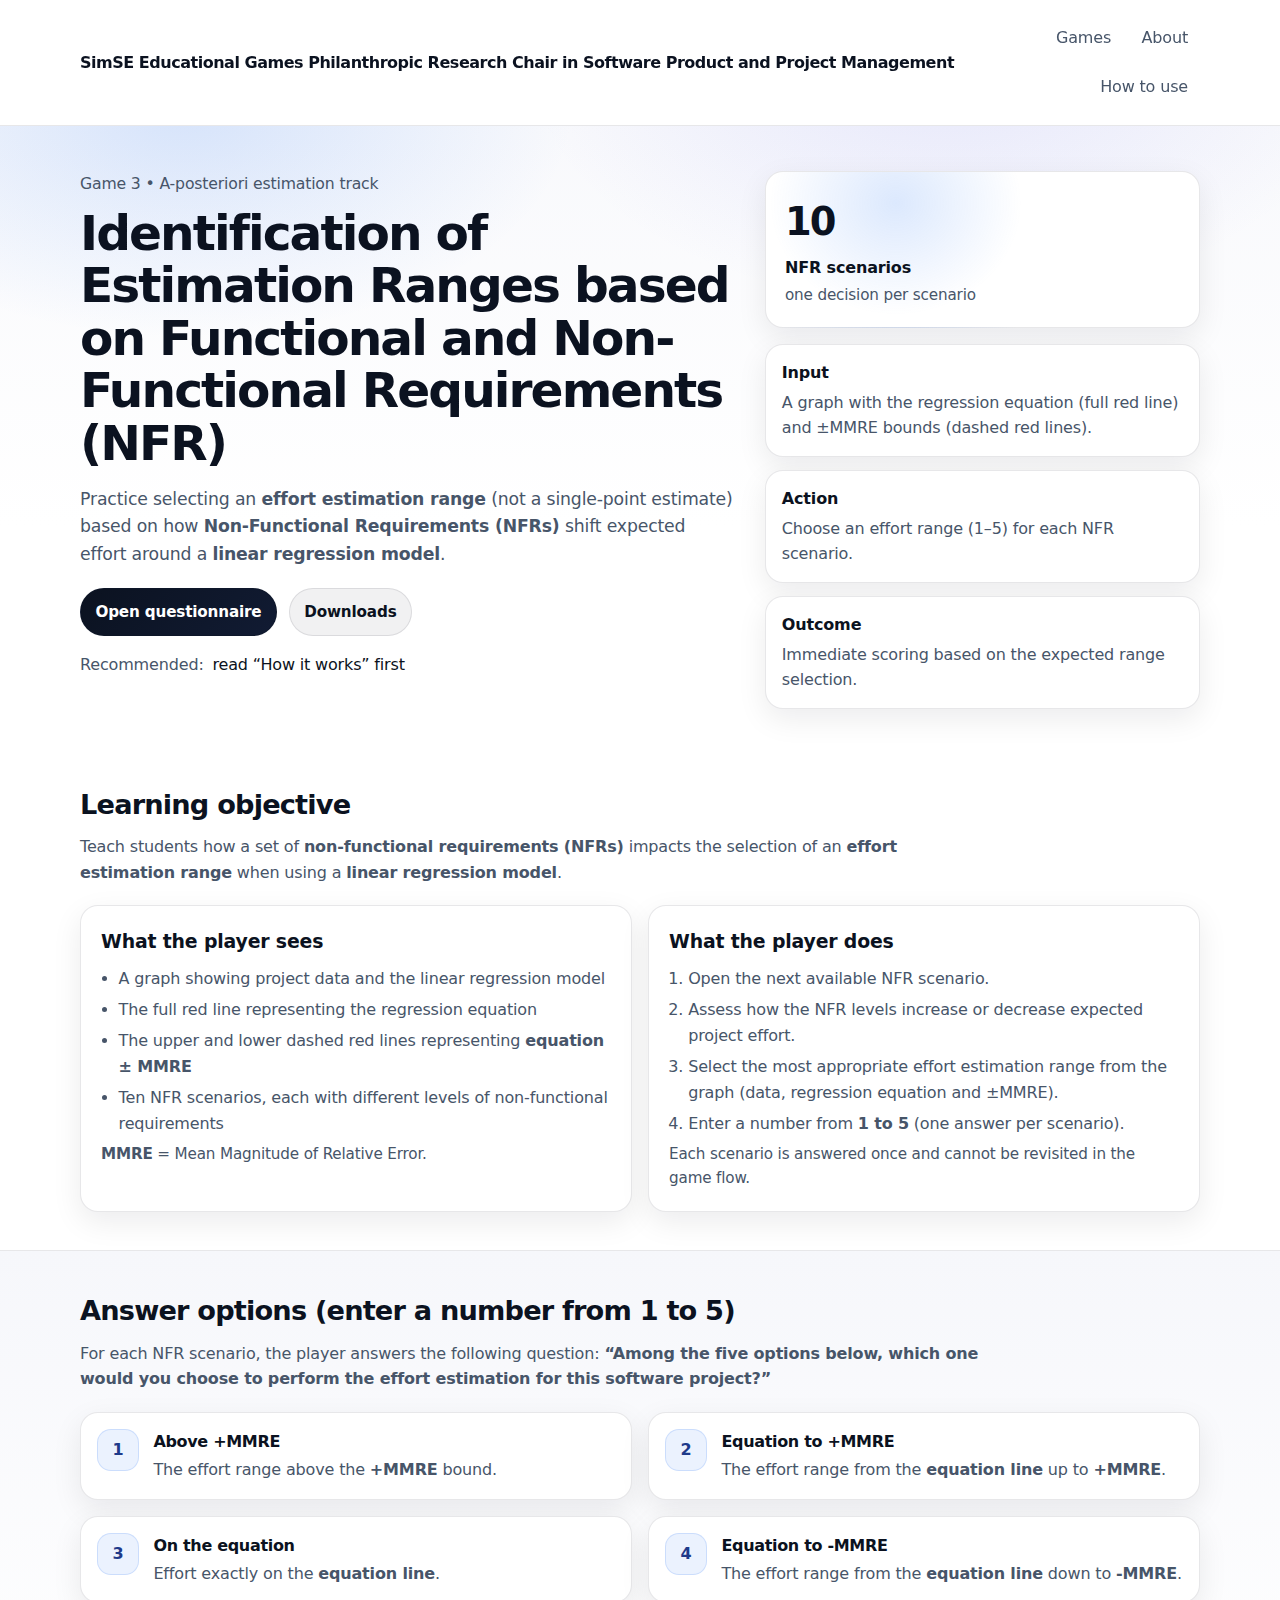
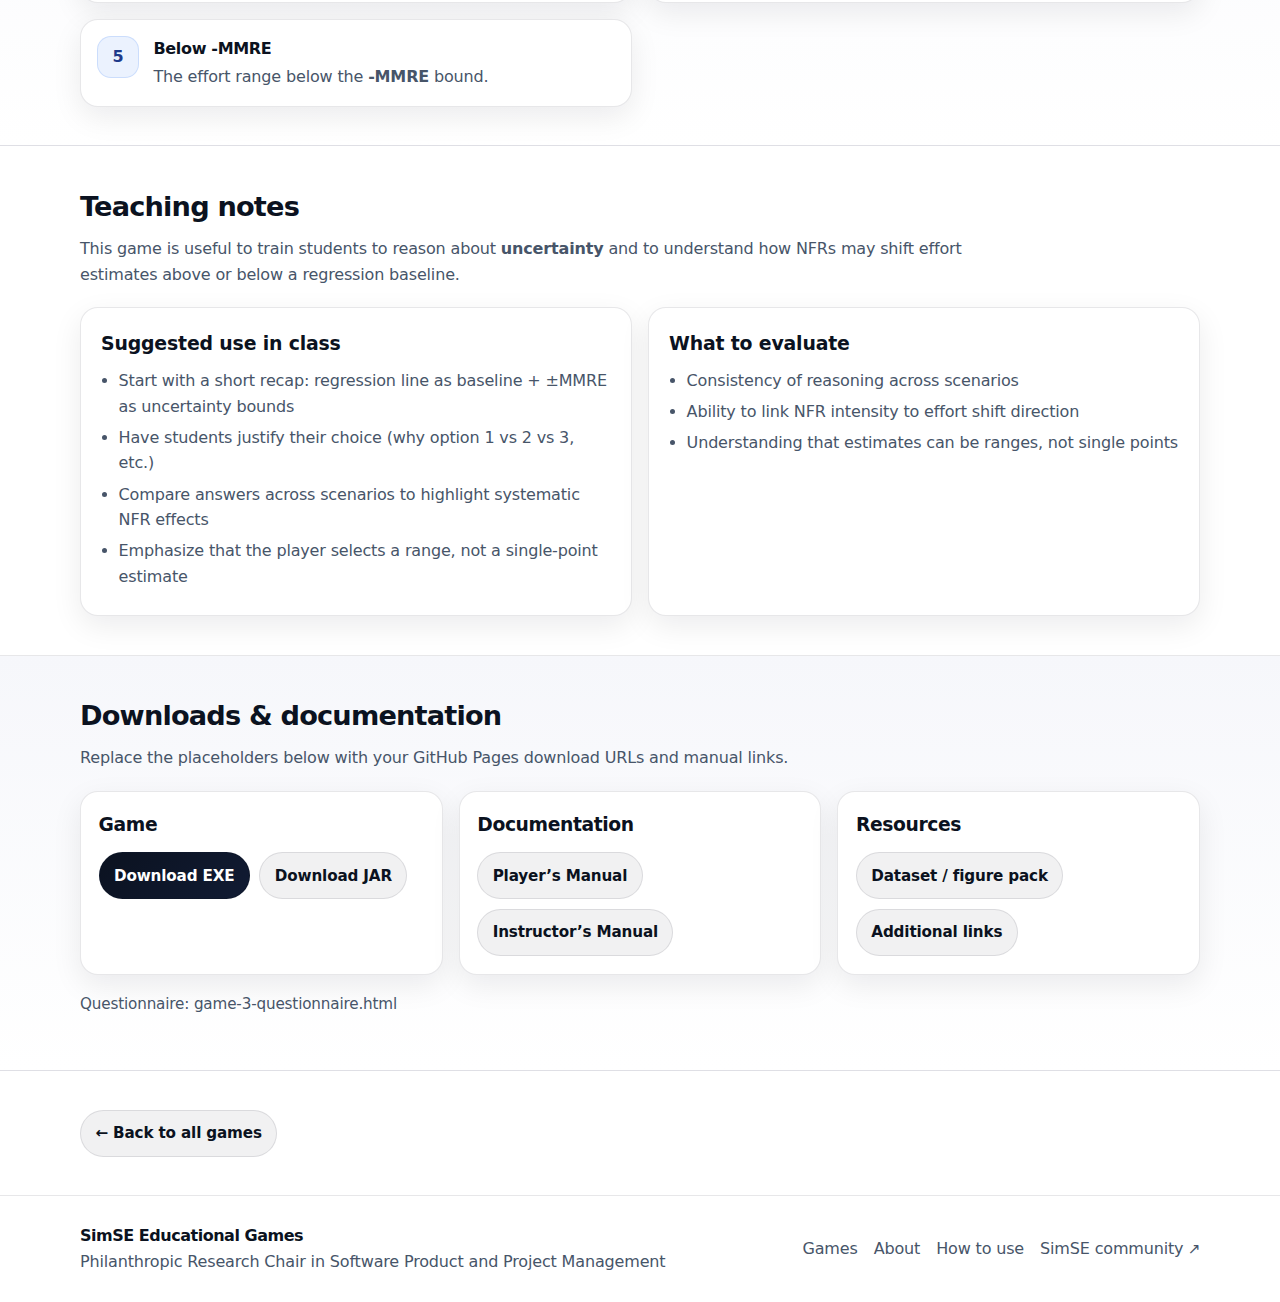
<file: games/game-3-nfr-effort-range.html>
<!-- games/game-3-nfr-effort-range.html -->
<!doctype html>
<html lang="en">
<head>
  <meta charset="utf-8" />
  <meta name="viewport" content="width=device-width, initial-scale=1" />
  <title>Game 3 - Identification of Estimation Ranges based on Functional and Non-Functional Requirements (NFR) | SimSE Educational Games</title>
  <meta name="description" content="Game 3: Select an effort estimation range based on NFR scenarios and a linear regression model with MMRE bounds." />
  <link rel="stylesheet" href="../assets/css/style.css" />
</head>

<body>
  <a class="skip-link" href="#main">Skip to content</a>

  <header class="site-header">
    <div class="container header-inner">
      <a class="brand" href="../index.html" aria-label="Home">
        <span class="brand-mark" aria-hidden="true"></span>
        <span class="brand-text">
          <span class="brand-title">SimSE Educational Games</span>
          <span class="brand-subtitle">Philanthropic Research Chair in Software Product and Project Management</span>
        </span>
      </a>

      <nav class="nav" aria-label="Primary">
        <a href="../index.html#games">Games</a>
        <a href="../index.html#about">About</a>
        <a href="../index.html#use">How to use</a>
      </nav>
    </div>
  </header>

  <main id="main">
    <!-- Page header -->
    <section class="hero hero-page">
      <div class="hero-bg" aria-hidden="true"></div>
      <div class="container hero-inner hero-inner-page">
        <div class="hero-copy">
          <p class="kicker">Game 3 • A-posteriori estimation track</p>
          <h1>Identification of Estimation Ranges based on Functional and Non-Functional Requirements (NFR)</h1>
          <p class="lead">
            Practice selecting an <strong>effort estimation range</strong> (not a single-point estimate) based on
            how <strong>Non-Functional Requirements (NFRs)</strong> shift expected effort around a
            <strong>linear regression model</strong>.
          </p>

          <div class="cta-row">
            <a class="btn btn-primary" href="../questionnaires/game-3-questionnaire.html">Open questionnaire</a>
            <a class="btn btn-soft" href="#downloads">Downloads</a>
          </div>

          <div class="hero-links">
            <span class="muted">Recommended:</span>
            <a href="#how-it-works">read “How it works” first</a>
          </div>
        </div>

        <aside class="hero-aside" aria-label="Quick facts">
          <div class="stat-card">
            <div class="stat-num">10</div>
            <div class="stat-label">NFR scenarios</div>
            <div class="stat-sub">one decision per scenario</div>
          </div>

          <div class="mini-cards">
            <div class="mini-card">
              <div class="mini-title">Input</div>
              <p class="mini-text">A graph with the regression equation (full red line) and ±MMRE bounds (dashed red lines).</p>
            </div>
            <div class="mini-card">
              <div class="mini-title">Action</div>
              <p class="mini-text">Choose an effort range (1–5) for each NFR scenario.</p>
            </div>
            <div class="mini-card">
              <div class="mini-title">Outcome</div>
              <p class="mini-text">Immediate scoring based on the expected range selection.</p>
            </div>
          </div>
        </aside>
      </div>
    </section>

    <!-- Overview -->
    <section class="section">
      <div class="container">
        <header class="section-header">
          <h2>Learning objective</h2>
          <p>
            Teach students how a set of <strong>non-functional requirements (NFRs)</strong> impacts the selection of an
            <strong>effort estimation range</strong> when using a <strong>linear regression model</strong>.
          </p>
        </header>

        <div class="grid-2">
          <article class="card card-raise">
            <h3>What the player sees</h3>
            <ul class="bullets">
              <li>A graph showing project data and the linear regression model</li>
              <li>The full red line representing the regression equation</li>
              <li>The upper and lower dashed red lines representing <strong>equation ± MMRE</strong></li>
              <li>Ten NFR scenarios, each with different levels of non-functional requirements</li>
            </ul>
            <p class="muted small">
              <strong>MMRE</strong> = Mean Magnitude of Relative Error.
            </p>
          </article>

          <article class="card card-raise" id="how-it-works">
            <h3>What the player does</h3>
            <ol class="steps">
              <li>Open the next available NFR scenario.</li>
              <li>Assess how the NFR levels increase or decrease expected project effort.</li>
              <li>Select the most appropriate effort estimation range from the graph (data, regression equation and ±MMRE).</li>
              <li>Enter a number from <strong>1 to 5</strong> (one answer per scenario).</li>
            </ol>
            <p class="muted small">
              Each scenario is answered once and cannot be revisited in the game flow.
            </p>
          </article>
        </div>
      </div>
    </section>

    <!-- Answer options -->
    <section class="section section-soft">
      <div class="container">
        <header class="section-header">
          <h2>Answer options (enter a number from 1 to 5)</h2>
          <p>
            For each NFR scenario, the player answers the following question:
            <strong>“Among the five options below, which one would you choose to perform the effort estimation for this software project?”</strong>
          </p>
        </header>

        <div class="option-grid">
          <div class="option-card">
            <div class="option-num">1</div>
            <div class="option-body">
              <div class="option-title">Above +MMRE</div>
              <div class="option-text">The effort range above the <strong>+MMRE</strong> bound.</div>
            </div>
          </div>

          <div class="option-card">
            <div class="option-num">2</div>
            <div class="option-body">
              <div class="option-title">Equation to +MMRE</div>
              <div class="option-text">The effort range from the <strong>equation line</strong> up to <strong>+MMRE</strong>.</div>
            </div>
          </div>

          <div class="option-card">
            <div class="option-num">3</div>
            <div class="option-body">
              <div class="option-title">On the equation</div>
              <div class="option-text">Effort exactly on the <strong>equation line</strong>.</div>
            </div>
          </div>

          <div class="option-card">
            <div class="option-num">4</div>
            <div class="option-body">
              <div class="option-title">Equation to -MMRE</div>
              <div class="option-text">The effort range from the <strong>equation line</strong> down to <strong>-MMRE</strong>.</div>
            </div>
          </div>

          <div class="option-card">
            <div class="option-num">5</div>
            <div class="option-body">
              <div class="option-title">Below -MMRE</div>
              <div class="option-text">The effort range below the <strong>-MMRE</strong> bound.</div>
            </div>
          </div>
        </div>
      </div>
    </section>

    <!-- Instructor notes / guidance -->
    <section class="section">
      <div class="container">
        <header class="section-header">
          <h2>Teaching notes</h2>
          <p>
            This game is useful to train students to reason about <strong>uncertainty</strong> and to understand how NFRs
            may shift effort estimates above or below a regression baseline.
          </p>
        </header>

        <div class="grid-2">
          <article class="card card-raise">
            <h3>Suggested use in class</h3>
            <ul class="bullets">
              <li>Start with a short recap: regression line as baseline + ±MMRE as uncertainty bounds</li>
              <li>Have students justify their choice (why option 1 vs 2 vs 3, etc.)</li>
              <li>Compare answers across scenarios to highlight systematic NFR effects</li>
              <li>Emphasize that the player selects a range, not a single-point estimate</li>
            </ul>
          </article>

          <article class="card card-raise">
            <h3>What to evaluate</h3>
            <ul class="bullets">
              <li>Consistency of reasoning across scenarios</li>
              <li>Ability to link NFR intensity to effort shift direction</li>
              <li>Understanding that estimates can be ranges, not single points</li>
            </ul>
          </article>
        </div>
      </div>
    </section>

    <!-- Downloads / Docs -->
    <section id="downloads" class="section section-soft">
      <div class="container">
        <header class="section-header">
          <h2>Downloads & documentation</h2>
          <p>Replace the placeholders below with your GitHub Pages download URLs and manual links.</p>
        </header>

        <div class="download-grid">
          <article class="download-card">
            <h3>Game</h3>
            <div class="download-links">
              <a class="btn btn-primary" href="#" download>Download EXE</a>
              <a class="btn btn-soft" href="#" download>Download JAR</a>
            </div>
          </article>

          <article class="download-card">
            <h3>Documentation</h3>
            <div class="download-links">
              <a class="btn btn-soft" href="#">Player’s Manual</a>
              <a class="btn btn-soft" href="#">Instructor’s Manual</a>
            </div>
          </article>

          <article class="download-card">
            <h3>Resources</h3>
            <div class="download-links">
              <a class="btn btn-soft" href="#">Dataset / figure pack</a>
              <a class="btn btn-soft" href="#">Additional links</a>
            </div>
          </article>
        </div>

        <p class="muted small top-gap">
          Questionnaire: <a href="../questionnaires/game-3-questionnaire.html">game-3-questionnaire.html</a>
        </p>
      </div>
    </section>

    <section class="section">
      <div class="container">
        <a class="btn btn-soft" href="../index.html#games">← Back to all games</a>
      </div>
    </section>
  </main>

  <footer class="site-footer">
    <div class="container footer-inner">
      <div>
        <div class="footer-title">SimSE Educational Games</div>
        <div class="muted">Philanthropic Research Chair in Software Product and Project Management</div>
      </div>
      <div class="footer-links">
        <a href="../index.html#games">Games</a>
        <a href="../index.html#about">About</a>
        <a href="../index.html#use">How to use</a>
        <a class="ext" href="https://www.ics.uci.edu/~emilyo/SimSE/" target="_blank" rel="noopener noreferrer">SimSE community</a>
      </div>
    </div>
  </footer>
</body>
</html>
</file>
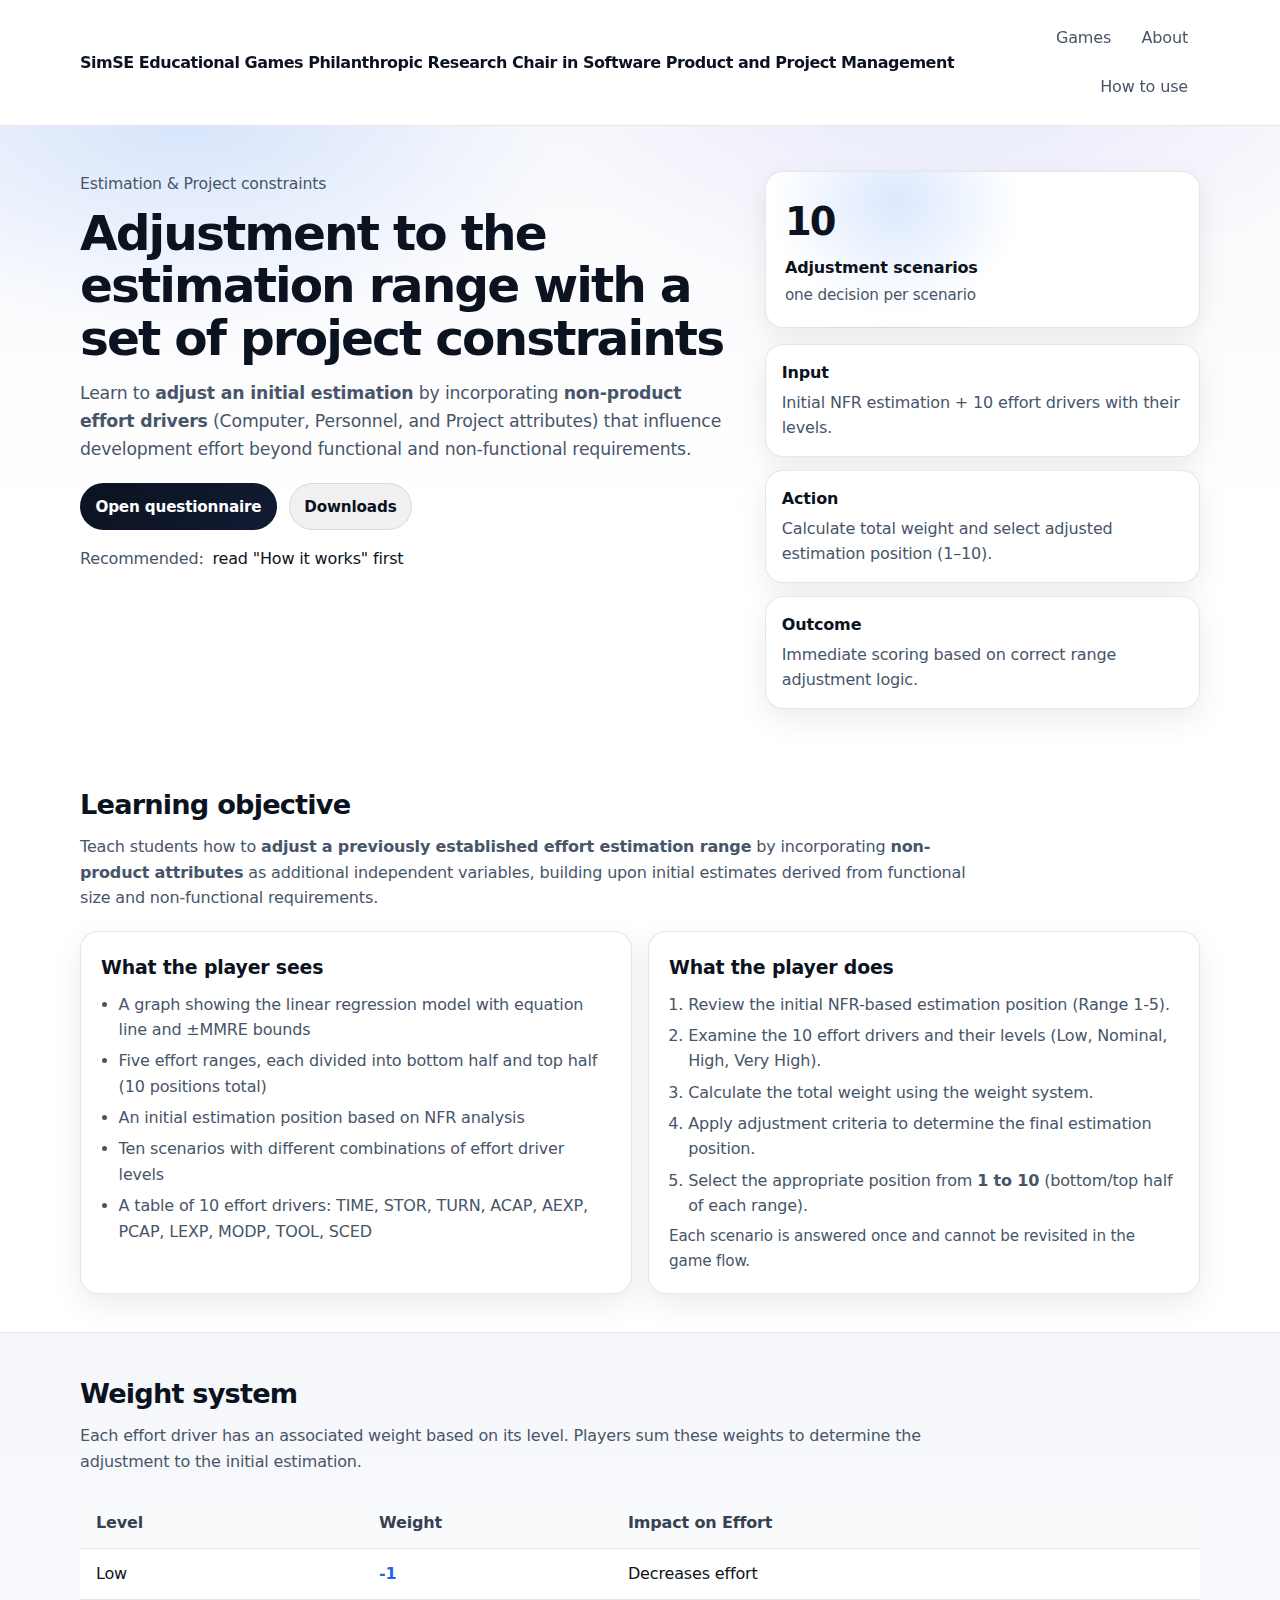
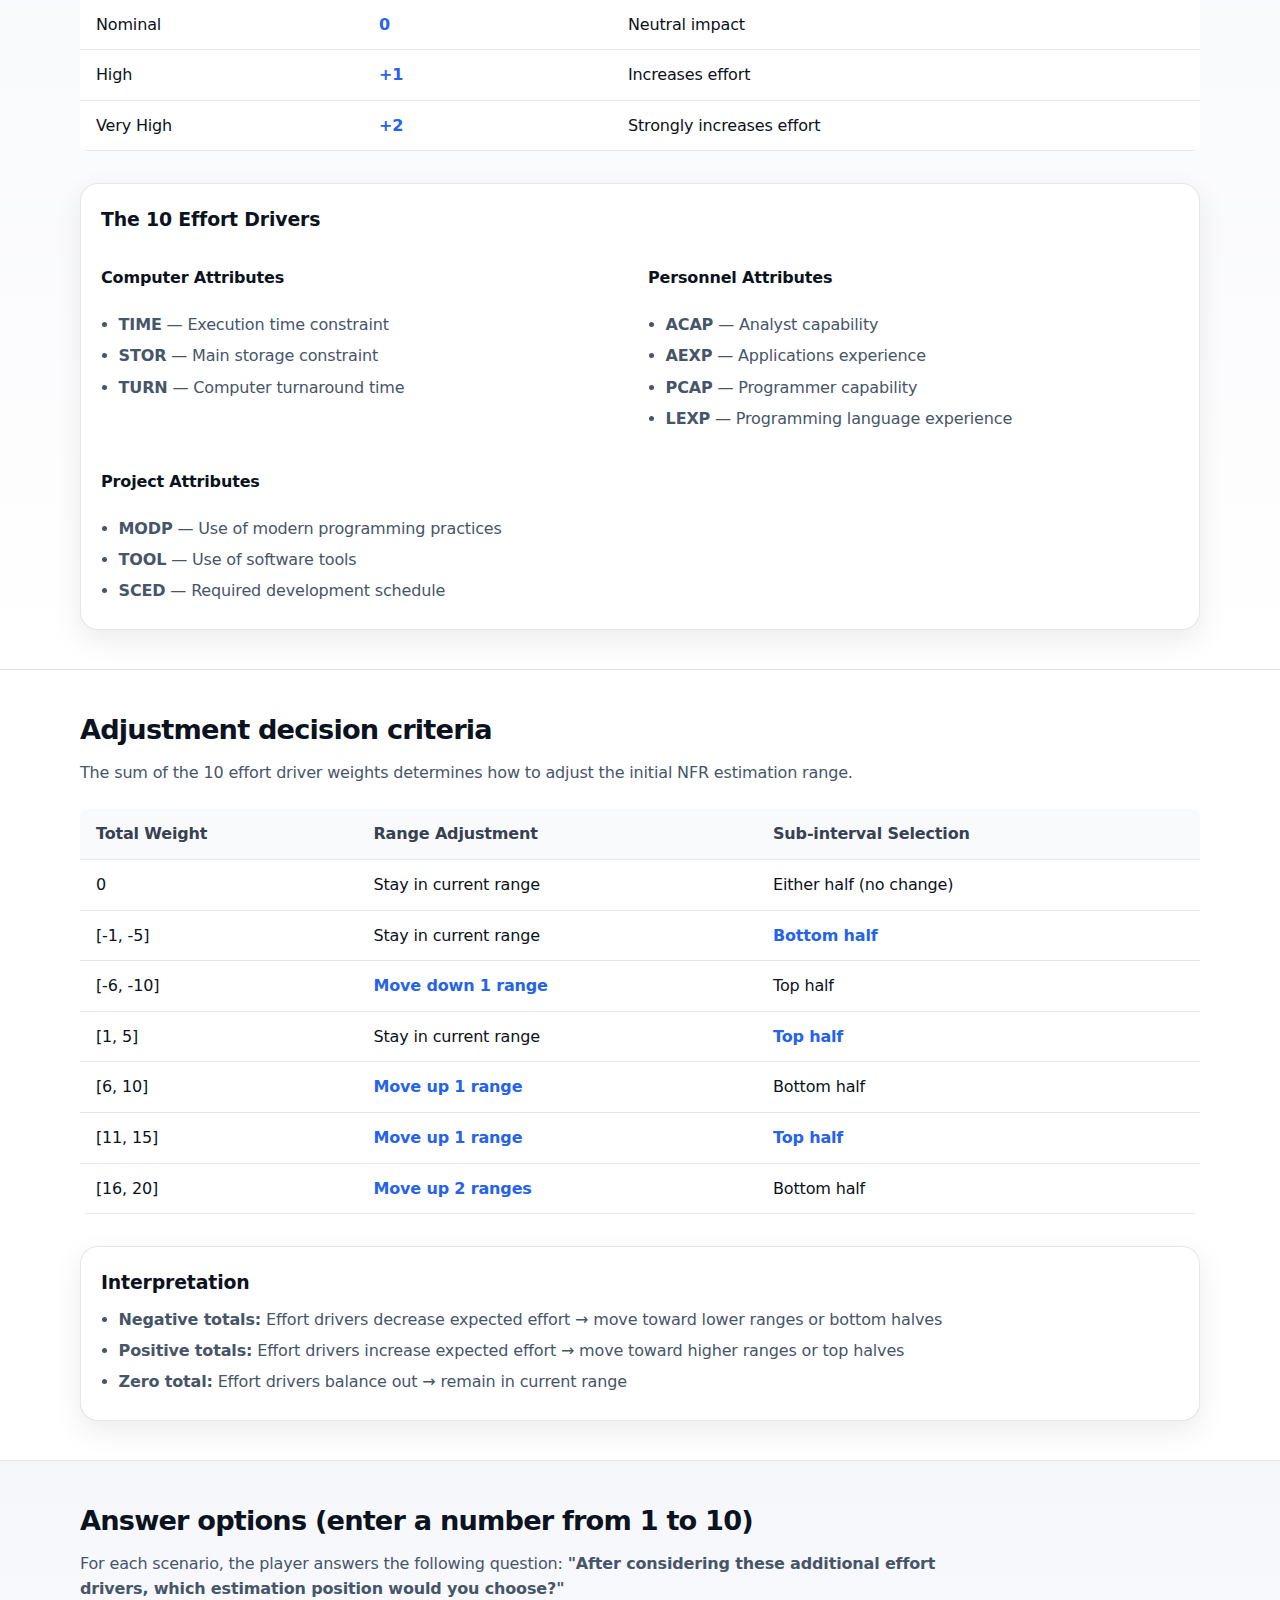
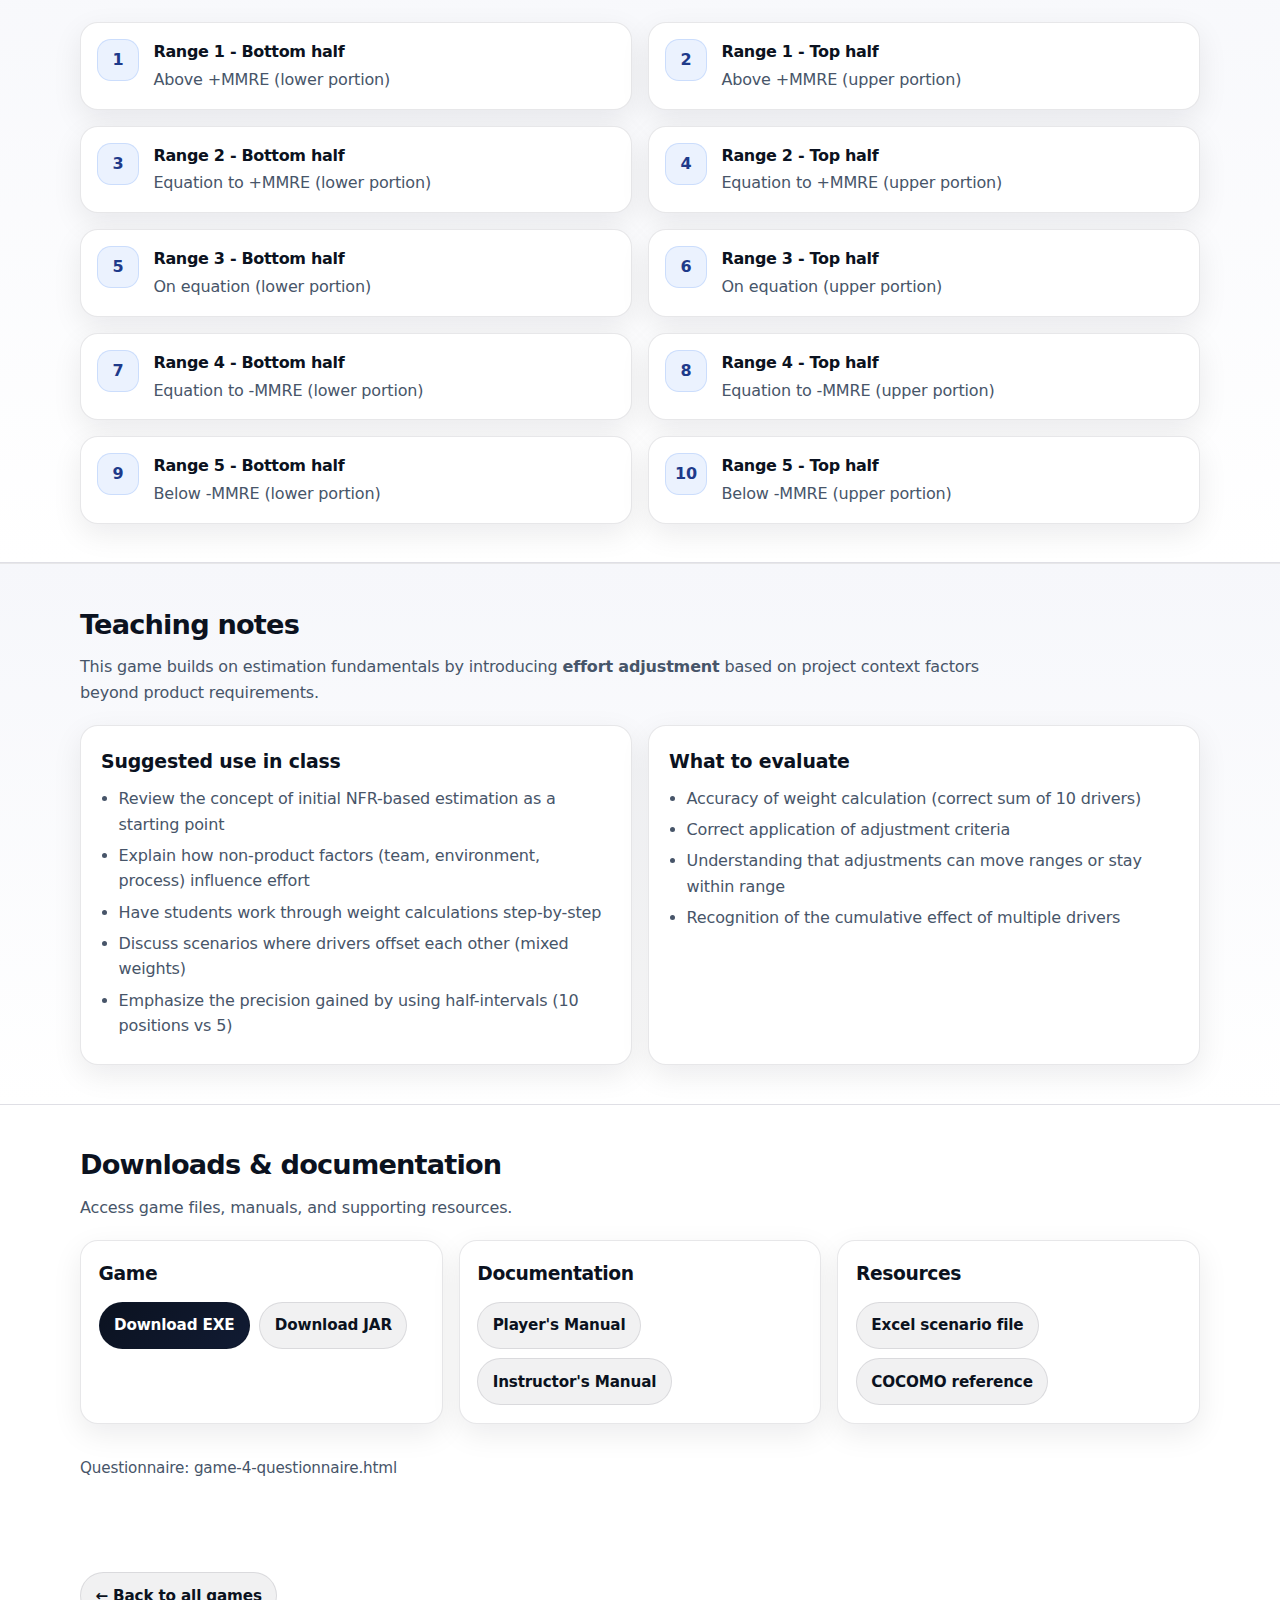
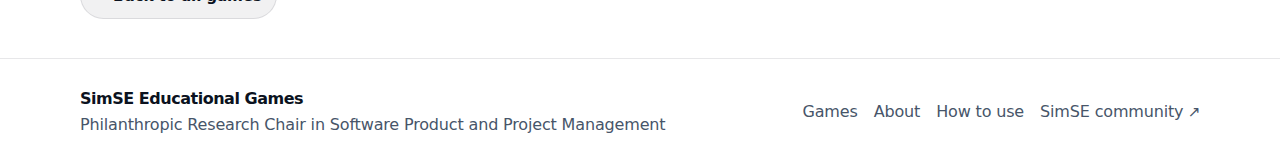
<file: games/game-4-effort-drivers-adjustment.html>
<!-- games/game-4-effort-drivers-adjustment.html -->
<!doctype html>
<html lang="en">
<head>
  <meta charset="utf-8" />
  <meta name="viewport" content="width=device-width, initial-scale=1" />
  <title>Game 4 - Effort Estimation Adjustment using Non-Product Effort Drivers | SimSE Educational Games</title>
  <meta name="description" content="Game 4: Adjust an initial NFR-based effort estimation by incorporating non-product effort drivers from Boehm's COCOMO model." />
  <link rel="stylesheet" href="../assets/css/style.css" />
</head>

<body>
  <a class="skip-link" href="#main">Skip to content</a>

  <header class="site-header">
    <div class="container header-inner">
      <a class="brand" href="../index.html" aria-label="Home">
        <span class="brand-mark" aria-hidden="true"></span>
        <span class="brand-text">
          <span class="brand-title">SimSE Educational Games</span>
          <span class="brand-subtitle">Philanthropic Research Chair in Software Product and Project Management</span>
        </span>
      </a>

      <nav class="nav" aria-label="Primary">
        <a href="../index.html#games">Games</a>
        <a href="../index.html#about">About</a>
        <a href="../index.html#use">How to use</a>
      </nav>
    </div>
  </header>

  <main id="main">
    <!-- Page header -->
    <section class="hero hero-page">
      <div class="hero-bg" aria-hidden="true"></div>
      <div class="container hero-inner hero-inner-page">
        <div class="hero-copy">
          <p class="kicker">Estimation & Project constraints</p>
          <h1>Adjustment to the estimation range with a set of project constraints</h1>
          <p class="lead">
            Learn to <strong>adjust an initial estimation</strong> by incorporating <strong>non-product effort drivers</strong> 
            (Computer, Personnel, and Project attributes) that influence development effort beyond functional and 
            non-functional requirements.
          </p>

          <div class="cta-row">
            <a class="btn btn-primary" href="../questionnaires/game-4-questionnaire.html">Open questionnaire</a>
            <a class="btn btn-soft" href="#downloads">Downloads</a>
          </div>

          <div class="hero-links">
            <span class="muted">Recommended:</span>
            <a href="#how-it-works">read "How it works" first</a>
          </div>
        </div>

        <aside class="hero-aside" aria-label="Quick facts">
          <div class="stat-card">
            <div class="stat-num">10</div>
            <div class="stat-label">Adjustment scenarios</div>
            <div class="stat-sub">one decision per scenario</div>
          </div>

          <div class="mini-cards">
            <div class="mini-card">
              <div class="mini-title">Input</div>
              <p class="mini-text">Initial NFR estimation + 10 effort drivers with their levels.</p>
            </div>
            <div class="mini-card">
              <div class="mini-title">Action</div>
              <p class="mini-text">Calculate total weight and select adjusted estimation position (1–10).</p>
            </div>
            <div class="mini-card">
              <div class="mini-title">Outcome</div>
              <p class="mini-text">Immediate scoring based on correct range adjustment logic.</p>
            </div>
          </div>
        </aside>
      </div>
    </section>

    <!-- Overview -->
    <section class="section">
      <div class="container">
        <header class="section-header">
          <h2>Learning objective</h2>
          <p>
            Teach students how to <strong>adjust a previously established effort estimation range</strong> by incorporating 
            <strong>non-product attributes</strong> as additional independent variables, building upon initial estimates 
            derived from functional size and non-functional requirements.
          </p>
        </header>

        <div class="grid-2">
          <article class="card card-raise">
            <h3>What the player sees</h3>
            <ul class="bullets">
              <li>A graph showing the linear regression model with equation line and ±MMRE bounds</li>
              <li>Five effort ranges, each divided into bottom half and top half (10 positions total)</li>
              <li>An initial estimation position based on NFR analysis</li>
              <li>Ten scenarios with different combinations of effort driver levels</li>
              <li>A table of 10 effort drivers: TIME, STOR, TURN, ACAP, AEXP, PCAP, LEXP, MODP, TOOL, SCED</li>
            </ul>
          </article>

          <article class="card card-raise" id="how-it-works">
            <h3>What the player does</h3>
            <ol class="steps">
              <li>Review the initial NFR-based estimation position (Range 1-5).</li>
              <li>Examine the 10 effort drivers and their levels (Low, Nominal, High, Very High).</li>
              <li>Calculate the total weight using the weight system.</li>
              <li>Apply adjustment criteria to determine the final estimation position.</li>
              <li>Select the appropriate position from <strong>1 to 10</strong> (bottom/top half of each range).</li>
            </ol>
            <p class="muted small">
              Each scenario is answered once and cannot be revisited in the game flow.
            </p>
          </article>
        </div>
      </div>
    </section>

    <!-- Weight system -->
    <section class="section section-soft">
      <div class="container">
        <header class="section-header">
          <h2>Weight system</h2>
          <p>
            Each effort driver has an associated weight based on its level. Players sum these weights to determine 
            the adjustment to the initial estimation.
          </p>
        </header>

        <div class="table-container">
          <table class="data-table">
            <thead>
              <tr>
                <th>Level</th>
                <th>Weight</th>
                <th>Impact on Effort</th>
              </tr>
            </thead>
            <tbody>
              <tr>
                <td>Low</td>
                <td class="highlight">-1</td>
                <td>Decreases effort</td>
              </tr>
              <tr>
                <td>Nominal</td>
                <td class="highlight">0</td>
                <td>Neutral impact</td>
              </tr>
              <tr>
                <td>High</td>
                <td class="highlight">+1</td>
                <td>Increases effort</td>
              </tr>
              <tr>
                <td>Very High</td>
                <td class="highlight">+2</td>
                <td>Strongly increases effort</td>
              </tr>
            </tbody>
          </table>
        </div>

        <div class="card card-raise top-gap">
          <h3>The 10 Effort Drivers</h3>
          <div class="grid-2">
            <div>
              <h4>Computer Attributes</h4>
              <ul class="bullets">
                <li><strong>TIME</strong> — Execution time constraint</li>
                <li><strong>STOR</strong> — Main storage constraint</li>
                <li><strong>TURN</strong> — Computer turnaround time</li>
              </ul>
            </div>
            <div>
              <h4>Personnel Attributes</h4>
              <ul class="bullets">
                <li><strong>ACAP</strong> — Analyst capability</li>
                <li><strong>AEXP</strong> — Applications experience</li>
                <li><strong>PCAP</strong> — Programmer capability</li>
                <li><strong>LEXP</strong> — Programming language experience</li>
              </ul>
            </div>
          </div>
          <div class="top-gap">
            <h4>Project Attributes</h4>
            <ul class="bullets">
              <li><strong>MODP</strong> — Use of modern programming practices</li>
              <li><strong>TOOL</strong> — Use of software tools</li>
              <li><strong>SCED</strong> — Required development schedule</li>
            </ul>
          </div>
        </div>
      </div>
    </section>

    <!-- Adjustment criteria -->
    <section class="section">
      <div class="container">
        <header class="section-header">
          <h2>Adjustment decision criteria</h2>
          <p>
            The sum of the 10 effort driver weights determines how to adjust the initial NFR estimation range.
          </p>
        </header>

        <div class="table-container">
          <table class="data-table">
            <thead>
              <tr>
                <th>Total Weight</th>
                <th>Range Adjustment</th>
                <th>Sub-interval Selection</th>
              </tr>
            </thead>
            <tbody>
              <tr>
                <td>0</td>
                <td>Stay in current range</td>
                <td>Either half (no change)</td>
              </tr>
              <tr>
                <td>[-1, -5]</td>
                <td>Stay in current range</td>
                <td class="highlight">Bottom half</td>
              </tr>
              <tr>
                <td>[-6, -10]</td>
                <td class="highlight">Move down 1 range</td>
                <td>Top half</td>
              </tr>
              <tr>
                <td>[1, 5]</td>
                <td>Stay in current range</td>
                <td class="highlight">Top half</td>
              </tr>
              <tr>
                <td>[6, 10]</td>
                <td class="highlight">Move up 1 range</td>
                <td>Bottom half</td>
              </tr>
              <tr>
                <td>[11, 15]</td>
                <td class="highlight">Move up 1 range</td>
                <td class="highlight">Top half</td>
              </tr>
              <tr>
                <td>[16, 20]</td>
                <td class="highlight">Move up 2 ranges</td>
                <td>Bottom half</td>
              </tr>
            </tbody>
          </table>
        </div>

        <div class="card card-raise top-gap">
          <h3>Interpretation</h3>
          <ul class="bullets">
            <li><strong>Negative totals:</strong> Effort drivers decrease expected effort → move toward lower ranges or bottom halves</li>
            <li><strong>Positive totals:</strong> Effort drivers increase expected effort → move toward higher ranges or top halves</li>
            <li><strong>Zero total:</strong> Effort drivers balance out → remain in current range</li>
          </ul>
        </div>
      </div>
    </section>

    <!-- Answer options -->
    <section class="section section-soft">
      <div class="container">
        <header class="section-header">
          <h2>Answer options (enter a number from 1 to 10)</h2>
          <p>
            For each scenario, the player answers the following question:
            <strong>"After considering these additional effort drivers, which estimation position would you choose?"</strong>
          </p>
        </header>

        <div class="option-grid">
          <div class="option-card">
            <div class="option-num">1</div>
            <div class="option-body">
              <div class="option-title">Range 1 - Bottom half</div>
              <div class="option-text">Above +MMRE (lower portion)</div>
            </div>
          </div>

          <div class="option-card">
            <div class="option-num">2</div>
            <div class="option-body">
              <div class="option-title">Range 1 - Top half</div>
              <div class="option-text">Above +MMRE (upper portion)</div>
            </div>
          </div>

          <div class="option-card">
            <div class="option-num">3</div>
            <div class="option-body">
              <div class="option-title">Range 2 - Bottom half</div>
              <div class="option-text">Equation to +MMRE (lower portion)</div>
            </div>
          </div>

          <div class="option-card">
            <div class="option-num">4</div>
            <div class="option-body">
              <div class="option-title">Range 2 - Top half</div>
              <div class="option-text">Equation to +MMRE (upper portion)</div>
            </div>
          </div>

          <div class="option-card">
            <div class="option-num">5</div>
            <div class="option-body">
              <div class="option-title">Range 3 - Bottom half</div>
              <div class="option-text">On equation (lower portion)</div>
            </div>
          </div>

          <div class="option-card">
            <div class="option-num">6</div>
            <div class="option-body">
              <div class="option-title">Range 3 - Top half</div>
              <div class="option-text">On equation (upper portion)</div>
            </div>
          </div>

          <div class="option-card">
            <div class="option-num">7</div>
            <div class="option-body">
              <div class="option-title">Range 4 - Bottom half</div>
              <div class="option-text">Equation to -MMRE (lower portion)</div>
            </div>
          </div>

          <div class="option-card">
            <div class="option-num">8</div>
            <div class="option-body">
              <div class="option-title">Range 4 - Top half</div>
              <div class="option-text">Equation to -MMRE (upper portion)</div>
            </div>
          </div>

          <div class="option-card">
            <div class="option-num">9</div>
            <div class="option-body">
              <div class="option-title">Range 5 - Bottom half</div>
              <div class="option-text">Below -MMRE (lower portion)</div>
            </div>
          </div>

          <div class="option-card">
            <div class="option-num">10</div>
            <div class="option-body">
              <div class="option-title">Range 5 - Top half</div>
              <div class="option-text">Below -MMRE (upper portion)</div>
            </div>
          </div>
        </div>
      </div>
    </section>


    <!-- Instructor notes -->
    <section class="section section-soft">
      <div class="container">
        <header class="section-header">
          <h2>Teaching notes</h2>
          <p>
            This game builds on estimation fundamentals by introducing <strong>effort adjustment</strong> based on 
            project context factors beyond product requirements.
          </p>
        </header>

        <div class="grid-2">
          <article class="card card-raise">
            <h3>Suggested use in class</h3>
            <ul class="bullets">
              <li>Review the concept of initial NFR-based estimation as a starting point</li>
              <li>Explain how non-product factors (team, environment, process) influence effort</li>
              <li>Have students work through weight calculations step-by-step</li>
              <li>Discuss scenarios where drivers offset each other (mixed weights)</li>
              <li>Emphasize the precision gained by using half-intervals (10 positions vs 5)</li>
            </ul>
          </article>

          <article class="card card-raise">
            <h3>What to evaluate</h3>
            <ul class="bullets">
              <li>Accuracy of weight calculation (correct sum of 10 drivers)</li>
              <li>Correct application of adjustment criteria</li>
              <li>Understanding that adjustments can move ranges or stay within range</li>
              <li>Recognition of the cumulative effect of multiple drivers</li>
            </ul>
          </article>
        </div>
      </div>
    </section>

    <!-- Downloads / Docs -->
    <section id="downloads" class="section">
      <div class="container">
        <header class="section-header">
          <h2>Downloads & documentation</h2>
          <p>Access game files, manuals, and supporting resources.</p>
        </header>

        <div class="download-grid">
          <article class="download-card">
            <h3>Game</h3>
            <div class="download-links">
              <a class="btn btn-primary" href="#" download>Download EXE</a>
              <a class="btn btn-soft" href="#" download>Download JAR</a>
            </div>
          </article>

          <article class="download-card">
            <h3>Documentation</h3>
            <div class="download-links">
              <a class="btn btn-soft" href="#">Player's Manual</a>
              <a class="btn btn-soft" href="#">Instructor's Manual</a>
            </div>
          </article>

          <article class="download-card">
            <h3>Resources</h3>
            <div class="download-links">
              <a class="btn btn-soft" href="#">Excel scenario file</a>
              <a class="btn btn-soft" href="#">COCOMO reference</a>
            </div>
          </article>
        </div>

        <p class="muted small top-gap">
          Questionnaire: <a href="../questionnaires/game-4-questionnaire.html">game-4-questionnaire.html</a>
        </p>
      </div>
    </section>

    <section class="section">
      <div class="container">
        <a class="btn btn-soft" href="../index.html#games">← Back to all games</a>
      </div>
    </section>
  </main>

  <footer class="site-footer">
    <div class="container footer-inner">
      <div>
        <div class="footer-title">SimSE Educational Games</div>
        <div class="muted">Philanthropic Research Chair in Software Product and Project Management</div>
      </div>
      <div class="footer-links">
        <a href="../index.html#games">Games</a>
        <a href="../index.html#about">About</a>
        <a href="../index.html#use">How to use</a>
        <a class="ext" href="https://www.ics.uci.edu/~emilyo/SimSE/" target="_blank" rel="noopener noreferrer">SimSE community</a>
      </div>
    </div>
  </footer>

  <style>
    .top-gap {
      margin-top: 2rem;
    }

    .table-container {
      overflow-x: auto;
      margin: 1.5rem 0;
    }

    .data-table {
      width: 100%;
      border-collapse: collapse;
      background: white;
      border-radius: 8px;
      overflow: hidden;
    }

    .data-table th,
    .data-table td {
      padding: 0.75rem 1rem;
      text-align: left;
      border-bottom: 1px solid #e5e7eb;
    }

    .data-table thead {
      background: #f9fafb;
    }

    .data-table th {
      font-weight: 600;
      color: #374151;
    }

    .data-table .highlight {
      font-weight: 600;
      color: #2563eb;
    }

    .data-table .total-row {
      background: #f9fafb;
      font-weight: 600;
    }

    .example-section {
      margin: 1.5rem 0;
      padding: 1rem;
      background: #f9fafb;
      border-radius: 8px;
    }

    .example-section h4 {
      margin-top: 0;
      color: #374151;
    }

    .final-answer {
      background: #dbeafe;
      border-left: 4px solid #2563eb;
    }

    .final-answer .large {
      font-size: 1.25rem;
      margin: 0;
    }
  </style>
</body>
</html>
</file>
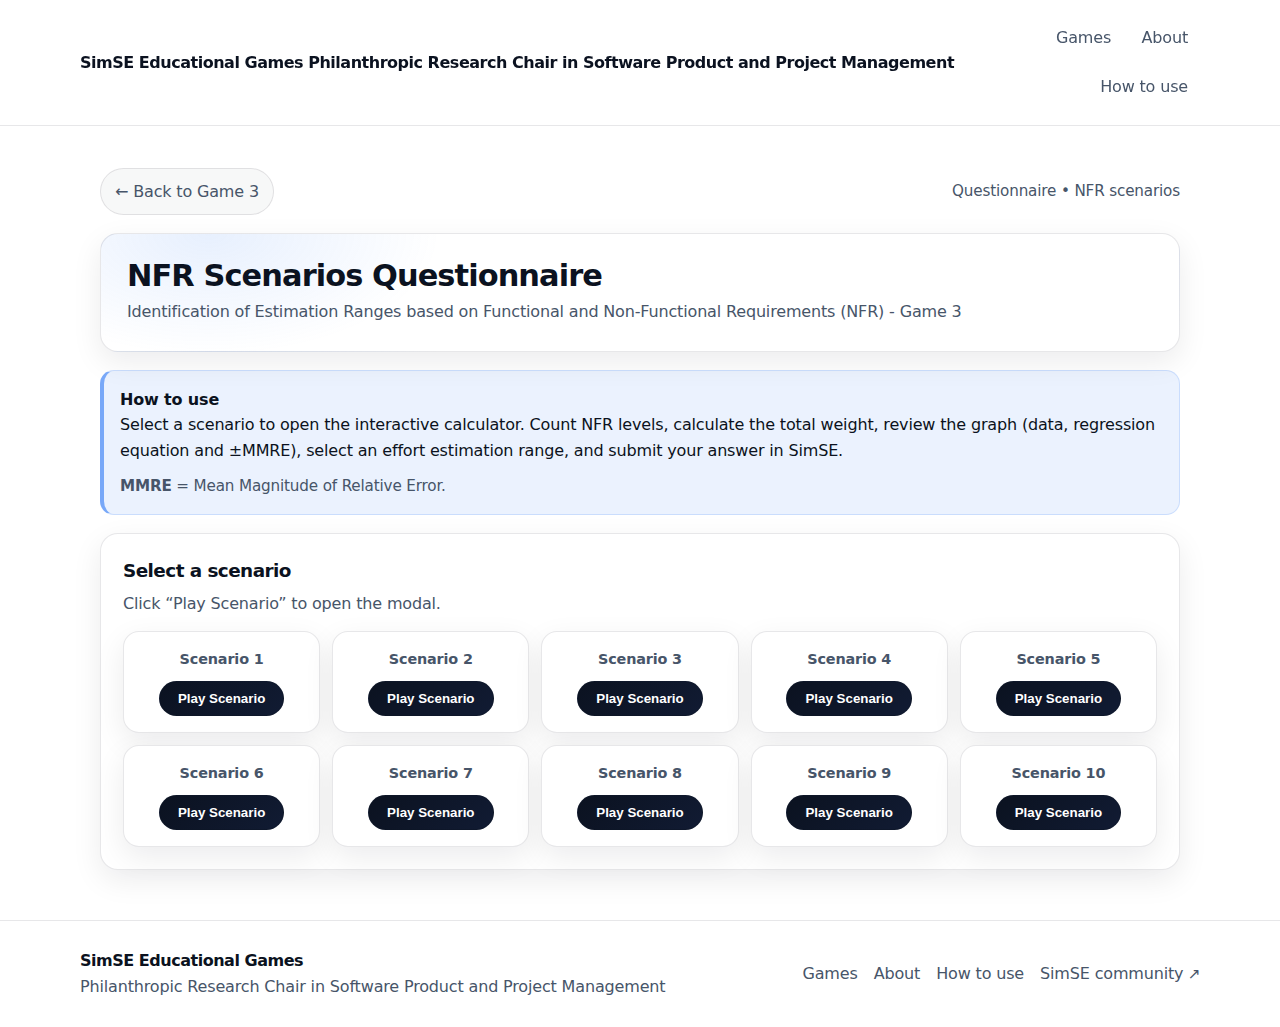
<file: questionnaires/game-3-questionnaire.html>
<!-- questionnaires/game-3-questionnaire.html -->
<!DOCTYPE html>
<html lang="en">
<head>
  <meta charset="UTF-8" />
  <meta name="viewport" content="width=device-width, initial-scale=1.0" />
  <title>Game 3 Questionnaire - Identification of Estimation Ranges (NFR) | SimSE Educational Games</title>
  <meta name="description" content="Interactive questionnaire for Game 3: calculate NFR total weight and select an effort estimation range around a linear regression model (±MMRE)." />



  <!-- Use the site CSS only -->
  <link rel="stylesheet" href="../assets/css/style.css" />
  <link rel="stylesheet" href="../assets/css/questionnaire.css" />

 
</head>

<body>
  <a class="skip-link" href="#main">Skip to content</a>

  <!-- Site header -->
  <header class="site-header">
    <div class="container header-inner">
      <a class="brand" href="../index.html" aria-label="Home">
        <span class="brand-mark" aria-hidden="true"></span>
        <span class="brand-text">
          <span class="brand-title">SimSE Educational Games</span>
          <span class="brand-subtitle">Philanthropic Research Chair in Software Product and Project Management</span>
        </span>
      </a>

      <nav class="nav" aria-label="Primary">
        <a href="../index.html#games">Games</a>
        <a href="../index.html#about">About</a>
        <a href="../index.html#use">How to use</a>
      </nav>
    </div>
  </header>

  <main id="main">
    <div class="q-wrap">
      <div class="q-topbar">
        <a class="q-back" href="../games/game-3-nfr-effort-range.html">← Back to Game 3</a>
        <span class="muted small">Questionnaire • NFR scenarios</span>
      </div>

      <section class="q-header">
        <h1>NFR Scenarios Questionnaire</h1>
        <p class="q-subtitle">Identification of Estimation Ranges based on Functional and Non-Functional Requirements (NFR) - Game 3</p>
      </section>

      <div class="info-box">
        <strong>How to use</strong><br />
        Select a scenario to open the interactive calculator. Count NFR levels, calculate the total weight, review the graph (data, regression equation and ±MMRE),
        select an effort estimation range, and submit your answer in SimSE.
        <p class="muted small" style="margin: 10px 0 0;">
          <strong>MMRE</strong> = Mean Magnitude of Relative Error.
        </p>
      </div>

      <section class="scenario-card">
        <div class="section-header" style="margin-bottom:14px;">
          <h2 style="margin:0; font-size:1.15rem;">Select a scenario</h2>
          <p class="muted" style="margin:6px 0 0;">Click “Play Scenario” to open the modal.</p>
        </div>

        <div class="navigation">
          <div class="scenario-btn"><div class="scenario-btn-title">Scenario 1</div><button class="play-btn" onclick="openScenario(0)">Play Scenario</button></div>
          <div class="scenario-btn"><div class="scenario-btn-title">Scenario 2</div><button class="play-btn" onclick="openScenario(1)">Play Scenario</button></div>
          <div class="scenario-btn"><div class="scenario-btn-title">Scenario 3</div><button class="play-btn" onclick="openScenario(2)">Play Scenario</button></div>
          <div class="scenario-btn"><div class="scenario-btn-title">Scenario 4</div><button class="play-btn" onclick="openScenario(3)">Play Scenario</button></div>
          <div class="scenario-btn"><div class="scenario-btn-title">Scenario 5</div><button class="play-btn" onclick="openScenario(4)">Play Scenario</button></div>
          <div class="scenario-btn"><div class="scenario-btn-title">Scenario 6</div><button class="play-btn" onclick="openScenario(5)">Play Scenario</button></div>
          <div class="scenario-btn"><div class="scenario-btn-title">Scenario 7</div><button class="play-btn" onclick="openScenario(6)">Play Scenario</button></div>
          <div class="scenario-btn"><div class="scenario-btn-title">Scenario 8</div><button class="play-btn" onclick="openScenario(7)">Play Scenario</button></div>
          <div class="scenario-btn"><div class="scenario-btn-title">Scenario 9</div><button class="play-btn" onclick="openScenario(8)">Play Scenario</button></div>
          <div class="scenario-btn"><div class="scenario-btn-title">Scenario 10</div><button class="play-btn" onclick="openScenario(9)">Play Scenario</button></div>
        </div>
      </section>
    </div>

    <!-- Modal (structure kept for your JS) -->
    <div id="scenarioModal" class="modal">
      <div class="modal-content">
        <div class="modal-header">
          <h2 class="modal-title" id="modalTitle">Scenario</h2>
          <button class="close-btn" onclick="closeModal()" aria-label="Close">&times;</button>
        </div>
        <div id="modalBody"></div>
      </div>
    </div>
  </main>

  <!-- Site footer -->
  <footer class="site-footer">
    <div class="container footer-inner">
      <div>
        <div class="footer-title">SimSE Educational Games</div>
        <div class="muted">Philanthropic Research Chair in Software Product and Project Management</div>
      </div>
      <div class="footer-links">
        <a href="../index.html#games">Games</a>
        <a href="../index.html#about">About</a>
        <a href="../index.html#use">How to use</a>
        <a class="ext" href="https://www.ics.uci.edu/~emilyo/SimSE/" target="_blank" rel="noopener noreferrer">SimSE community</a>
      </div>
    </div>
  </footer>

  <script>
    // ===== Keep your existing JS and data =====
    // Replace ONLY these button classes in template strings:
    // - "btn btn-secondary" -> "btn btn-soft"
    // Everything else stays the same.

    // Scenario data (KEEP YOUR FULL ARRAY HERE)
    const scenarios = [
      {
        id: 1,
        name: "Scenario 1",
        requirements: [
          { name: "Performance requirements", level: "Low" },
          { name: "Interface requirements", level: "Nominal" },
          { name: "Operational requirements", level: "Low" },
          { name: "Resource requirements", level: "Low" },
          { name: "Design requirements & implementation constraints", level: "Nominal" },
          { name: "Security and privacy requirements", level: "High" },
          { name: "Portability requirements", level: "High" },
          { name: "Software quality requirements", level: "Low" },
          { name: "Software reliability requirements", level: "High" },
          { name: "Software maintainability requirements", level: "High" },
          { name: "Software safety requirements", level: "High" },
          { name: "Software configuration and delivery requirements", level: "Low" },
          { name: "Data definition and database requirements", level: "High" },
          { name: "Human factor-related requirements", level: "High" },
          { name: "Adaptation and installation requirements", level: "High" },
          { name: "Other requirements", level: "High" }
        ]
      },
      {
        id: 2,
        name: "Scenario 2",
        requirements: [
          { name: "Performance requirements", level: "Nominal" },
          { name: "Interface requirements", level: "Nominal" },
          { name: "Operational requirements", level: "Nominal" },
          { name: "Resource requirements", level: "Very High" },
          { name: "Design requirements & implementation constraints", level: "High" },
          { name: "Security and privacy requirements", level: "High" },
          { name: "Portability requirements", level: "Very High" },
          { name: "Software quality requirements", level: "Very High" },
          { name: "Software reliability requirements", level: "Very High" },
          { name: "Software maintainability requirements", level: "High" },
          { name: "Software safety requirements", level: "High" },
          { name: "Software configuration and delivery requirements", level: "High" },
          { name: "Data definition and database requirements", level: "Very High" },
          { name: "Human factor-related requirements", level: "Very High" },
          { name: "Adaptation and installation requirements", level: "Very High" },
          { name: "Other requirements", level: "High" }
        ]
      },
      {
        id: 3,
        name: "Scenario 3",
        requirements: [
          { name: "Performance requirements", level: "Low" },
          { name: "Interface requirements", level: "Low" },
          { name: "Operational requirements", level: "High" },
          { name: "Resource requirements", level: "High" },
          { name: "Design requirements & implementation constraints", level: "Very High" },
          { name: "Security and privacy requirements", level: "Very High" },
          { name: "Portability requirements", level: "Very High" },
          { name: "Software quality requirements", level: "Very High" },
          { name: "Software reliability requirements", level: "High" },
          { name: "Software maintainability requirements", level: "Very High" },
          { name: "Software safety requirements", level: "Low" },
          { name: "Software configuration and delivery requirements", level: "Low" },
          { name: "Data definition and database requirements", level: "Very High" },
          { name: "Human factor-related requirements", level: "Very High" },
          { name: "Adaptation and installation requirements", level: "Very High" },
          { name: "Other requirements", level: "Very High" }
        ]
      },
      {
        id: 4,
        name: "Scenario 4",
        requirements: [
          { name: "Performance requirements", level: "Very High" },
          { name: "Interface requirements", level: "Nominal" },
          { name: "Operational requirements", level: "Low" },
          { name: "Resource requirements", level: "Low" },
          { name: "Design requirements & implementation constraints", level: "Low" },
          { name: "Security and privacy requirements", level: "Low" },
          { name: "Portability requirements", level: "Very High" },
          { name: "Software quality requirements", level: "Very High" },
          { name: "Software reliability requirements", level: "Low" },
          { name: "Software maintainability requirements", level: "Very High" },
          { name: "Software safety requirements", level: "Very High" },
          { name: "Software configuration and delivery requirements", level: "Low" },
          { name: "Data definition and database requirements", level: "Nominal" },
          { name: "Human factor-related requirements", level: "Nominal" },
          { name: "Adaptation and installation requirements", level: "Nominal" },
          { name: "Other requirements", level: "Nominal" }
        ]
      },
      {
        id: 5,
        name: "Scenario 5",
        requirements: [
          { name: "Performance requirements", level: "Low" },
          { name: "Interface requirements", level: "Low" },
          { name: "Operational requirements", level: "Nominal" },
          { name: "Resource requirements", level: "Nominal" },
          { name: "Design requirements & implementation constraints", level: "Very High" },
          { name: "Security and privacy requirements", level: "Nominal" },
          { name: "Portability requirements", level: "Nominal" },
          { name: "Software quality requirements", level: "Low" },
          { name: "Software reliability requirements", level: "Low" },
          { name: "Software maintainability requirements", level: "Low" },
          { name: "Software safety requirements", level: "Nominal" },
          { name: "Software configuration and delivery requirements", level: "Nominal" },
          { name: "Data definition and database requirements", level: "Nominal" },
          { name: "Human factor-related requirements", level: "Nominal" },
          { name: "Adaptation and installation requirements", level: "Nominal" },
          { name: "Other requirements", level: "Nominal" }
        ]
      },
      {
        id: 6,
        name: "Scenario 6",
        requirements: [
          { name: "Performance requirements", level: "Nominal" },
          { name: "Interface requirements", level: "Low" },
          { name: "Operational requirements", level: "High" },
          { name: "Resource requirements", level: "High" },
          { name: "Design requirements & implementation constraints", level: "High" },
          { name: "Security and privacy requirements", level: "Very High" },
          { name: "Portability requirements", level: "Very High" },
          { name: "Software quality requirements", level: "High" },
          { name: "Software reliability requirements", level: "High" },
          { name: "Software maintainability requirements", level: "Very High" },
          { name: "Software safety requirements", level: "Very High" },
          { name: "Software configuration and delivery requirements", level: "Very High" },
          { name: "Data definition and database requirements", level: "High" },
          { name: "Human factor-related requirements", level: "High" },
          { name: "Adaptation and installation requirements", level: "Very High" },
          { name: "Other requirements", level: "Very High" }
        ]
      },
      {
        id: 7,
        name: "Scenario 7",
        requirements: [
          { name: "Performance requirements", level: "High" },
          { name: "Interface requirements", level: "Low" },
          { name: "Operational requirements", level: "Nominal" },
          { name: "Resource requirements", level: "Nominal" },
          { name: "Design requirements & implementation constraints", level: "High" },
          { name: "Security and privacy requirements", level: "Nominal" },
          { name: "Portability requirements", level: "High" },
          { name: "Software quality requirements", level: "Very High" },
          { name: "Software reliability requirements", level: "Low" },
          { name: "Software maintainability requirements", level: "High" },
          { name: "Software safety requirements", level: "High" },
          { name: "Software configuration and delivery requirements", level: "Nominal" },
          { name: "Data definition and database requirements", level: "High" },
          { name: "Human factor-related requirements", level: "Very High" },
          { name: "Adaptation and installation requirements", level: "Very High" },
          { name: "Other requirements", level: "High" }
        ]
      },
      {
        id: 8,
        name: "Scenario 8",
        requirements: [
          { name: "Performance requirements", level: "Very High" },
          { name: "Interface requirements", level: "Low" },
          { name: "Operational requirements", level: "Very High" },
          { name: "Resource requirements", level: "Very High" },
          { name: "Design requirements & implementation constraints", level: "Nominal" },
          { name: "Security and privacy requirements", level: "High" },
          { name: "Portability requirements", level: "Nominal" },
          { name: "Software quality requirements", level: "High" },
          { name: "Software reliability requirements", level: "Nominal" },
          { name: "Software maintainability requirements", level: "High" },
          { name: "Software safety requirements", level: "Very High" },
          { name: "Software configuration and delivery requirements", level: "Very High" },
          { name: "Data definition and database requirements", level: "Low" },
          { name: "Human factor-related requirements", level: "Very High" },
          { name: "Adaptation and installation requirements", level: "Very High" },
          { name: "Other requirements", level: "Low" }
        ]
      },
      {
        id: 9,
        name: "Scenario 9",
        requirements: [
          { name: "Performance requirements", level: "Low" },
          { name: "Interface requirements", level: "Nominal" },
          { name: "Operational requirements", level: "Low" },
          { name: "Resource requirements", level: "Very High" },
          { name: "Design requirements & implementation constraints", level: "High" },
          { name: "Security and privacy requirements", level: "Low" },
          { name: "Portability requirements", level: "Low" },
          { name: "Software quality requirements", level: "High" },
          { name: "Software reliability requirements", level: "Low" },
          { name: "Software maintainability requirements", level: "Very High" },
          { name: "Software safety requirements", level: "Low" },
          { name: "Software configuration and delivery requirements", level: "Low" },
          { name: "Data definition and database requirements", level: "High" },
          { name: "Human factor-related requirements", level: "Low" },
          { name: "Adaptation and installation requirements", level: "Low" },
          { name: "Other requirements", level: "Nominal" }
        ]
      },
      {
        id: 10,
        name: "Scenario 10",
        requirements: [
          { name: "Performance requirements", level: "High" },
          { name: "Interface requirements", level: "Low" },
          { name: "Operational requirements", level: "Nominal" },
          { name: "Resource requirements", level: "Low" },
          { name: "Design requirements & implementation constraints", level: "Nominal" },
          { name: "Security and privacy requirements", level: "Very High" },
          { name: "Portability requirements", level: "High" },
          { name: "Software quality requirements", level: "Nominal" },
          { name: "Software reliability requirements", level: "Very High" },
          { name: "Software maintainability requirements", level: "Very High" },
          { name: "Software safety requirements", level: "High" },
          { name: "Software configuration and delivery requirements", level: "Nominal" },
          { name: "Data definition and database requirements", level: "Low" },
          { name: "Human factor-related requirements", level: "Very High" },
          { name: "Adaptation and installation requirements", level: "High" },
          { name: "Other requirements", level: "Low" }
        ]
      },

    ];

    let currentScenarioIndex = 0;
    let currentStep = 1;
    let calculatedTotal = 0;
    let selectedRange = null;

    function openScenario(index) {
      currentScenarioIndex = index;
      currentStep = 1;
      selectedRange = null;

      const scenario = scenarios[index];
      if (!scenario) showUnavailableMessage(index);
      else showStep1(scenario);

      document.getElementById("scenarioModal").style.display = "block";
    }

    function showUnavailableMessage(index) {
      document.getElementById("modalTitle").textContent = `Scenario ${index + 1}`;
      document.getElementById("modalBody").innerHTML = `
        <div style="text-align:center; padding: 60px 20px; color: var(--muted);">
          <div style="font-size: 3rem; margin-bottom: 20px;">📋</div>
          <h3 style="margin: 0 0 12px; color: var(--text); font-weight: 900; letter-spacing:-0.02em;">
            Scenario ${index + 1} data not yet available
          </h3>
          <p style="margin:0;">Please add the scenario configuration.</p>
        </div>
      `;
    }

    function showStep1(scenario) {
      document.getElementById("modalTitle").textContent = scenario.name + " - Step 1: Calculate Total Weight";

      const quarterLength = Math.ceil(scenario.requirements.length / 4);
      const columns = [
        scenario.requirements.slice(0, quarterLength),
        scenario.requirements.slice(quarterLength, quarterLength * 2),
        scenario.requirements.slice(quarterLength * 2, quarterLength * 3),
        scenario.requirements.slice(quarterLength * 3)
      ];

      document.getElementById("modalBody").innerHTML = `
        <div style="margin-bottom: 16px;">
          <h4 style="margin:0 0 10px; font-size: .95rem; font-weight: 900; color: var(--text); letter-spacing:-0.01em;">
            NFR Attributes for this Project
          </h4>
          ${generateTable(columns, quarterLength)}
        </div>

        <div class="calculator-section">
          <h4 class="calc-title">Calculate Total Weight</h4>
          <p style="font-size:.9rem; color: var(--muted); margin: 0 0 12px;">
            Count each level in the table above and enter the counts below:
          </p>

          <div style="display:flex; gap:10px; margin-bottom:16px; flex-wrap:wrap;">
            <div class="calc-input-group" style="flex:1; min-width:220px;">
              <label>Low (×-1)</label>
              <input type="number" id="inputLow" min="0" max="16" value="0" oninput="calculateTotal()">
            </div>
            <div class="calc-input-group" style="flex:1; min-width:220px;">
              <label>Nominal (×0)</label>
              <input type="number" id="inputNominal" min="0" max="16" value="0" oninput="calculateTotal()">
            </div>
            <div class="calc-input-group" style="flex:1; min-width:220px;">
              <label>High (×1)</label>
              <input type="number" id="inputHigh" min="0" max="16" value="0" oninput="calculateTotal()">
            </div>
            <div class="calc-input-group" style="flex:1; min-width:220px;">
              <label>Very High (×2)</label>
              <input type="number" id="inputVeryHigh" min="0" max="16" value="0" oninput="calculateTotal()">
            </div>
          </div>

          <div class="calc-formula" id="formula">(0 × -1) + (0 × 0) + (0 × 1) + (0 × 2) = 0</div>

          <div class="total-display">
            <div class="total-label">Total Weight</div>
            <div class="total-value" id="totalWeight">0</div>
          </div>
        </div>

        <div class="modal-footer">
          <button class="btn btn-soft" onclick="closeModal()">Cancel</button>
          <button class="btn btn-primary" onclick="goToStep2()">Next: Select Range →</button>
        </div>
      `;
    }

    function generateTable(columns, quarterLength) {
      let html = `
        <table class="nfr-compact-table">
          <thead>
            <tr>
              <th style="width:25px;">#</th><th>Requirement</th><th style="width:110px; text-align:center;">Level</th>
              <th style="width:25px;">#</th><th>Requirement</th><th style="width:110px; text-align:center;">Level</th>
              <th style="width:25px;">#</th><th>Requirement</th><th style="width:110px; text-align:center;">Level</th>
              <th style="width:25px;">#</th><th>Requirement</th><th style="width:110px; text-align:center;">Level</th>
            </tr>
          </thead>
          <tbody>
      `;

      for (let i = 0; i < columns[0].length; i++) {
        html += "<tr>";
        for (let col = 0; col < 4; col++) {
          const req = columns[col][i];
          if (req) {
            const cls = "level-" + req.level.toLowerCase().replace(" ", "-");
            html += `
              <td style="color:#64748b; font-weight:800; text-align:center; font-size:.75rem;">${i + 1 + col * quarterLength}</td>
              <td style="font-size:.78rem;">${req.name}</td>
              <td style="text-align:center;"><span class="nfr-level ${cls}">${req.level}</span></td>
            `;
          } else {
            html += `<td colspan="3"></td>`;
          }
        }
        html += "</tr>";
      }

      html += "</tbody></table>";
      return html;
    }

    function goToStep2() {
      calculatedTotal = parseInt(document.getElementById("totalWeight").textContent, 10);

      if (calculatedTotal === 0) {
        alert("Please enter the counts to calculate the total weight before proceeding.");
        return;
      }

      currentStep = 2;
      const scenario = scenarios[currentScenarioIndex];
      document.getElementById("modalTitle").textContent = scenario.name + " - Step 2: Select Effort Range";

      document.getElementById("modalBody").innerHTML = `
        <div class="total-display" style="margin-bottom:16px;">
          <div class="total-label">Your Calculated Total Weight</div>
          <div class="total-value">${calculatedTotal}</div>
        </div>

        <div style="background: rgba(15,23,42,.03); border: 1px solid var(--border); border-radius: 16px; padding: 16px; margin-bottom: 16px;">
          <h3 style="margin:0 0 14px; text-align:center; font-size:1.05rem; font-weight:900; letter-spacing:-0.02em;">Linear Regression Model - Click a range to select</h3>

          <div class="graph-container">
            <img src="../assets/img/regression_graph.png" alt="Regression Graph"
              onerror="this.src='data:image/svg+xml,%3Csvg xmlns=\\'http://www.w3.org/2000/svg\\' width=\\'700\\' height=\\'510\\'%3E%3Crect width=\\'700\\' height=\\'510\\' fill=\\'%23f2f4f7\\'/%3E%3Ctext x=\\'50%25\\' y=\\'50%25\\' text-anchor=\\'middle\\' font-family=\\'Arial\\' font-size=\\'18\\' fill=\\'%2364758b\\'%3EAdd your regression graph image here%3C/text%3E%3C/svg%3E'">
            <div class="range-overlay">
              <div class="range-zone" id="zone1" style="top:0; height:20%;" onclick="selectRange(1)"></div>
              <div class="range-zone" id="zone2" style="top:20%; height:20%;" onclick="selectRange(2)"></div>
              <div class="range-zone" id="zone3" style="top:40%; height:10%;" onclick="selectRange(3)"></div>
              <div class="range-zone" id="zone4" style="top:50%; height:20%;" onclick="selectRange(4)"></div>
              <div class="range-zone" id="zone5" style="top:70%; height:30%;" onclick="selectRange(5)"></div>
            </div>
          </div>

          <div class="ranges-legend">
            <h3>5 Effort Estimation Ranges (click to select)</h3>
            <div class="range-item" id="legend1" onclick="selectRange(1)"><span class="range-letter">Range 1</span><span>Above +MMRE</span></div>
            <div class="range-item" id="legend2" onclick="selectRange(2)"><span class="range-letter">Range 2</span><span>From equation to +MMRE</span></div>
            <div class="range-item" id="legend3" onclick="selectRange(3)"><span class="range-letter">Range 3</span><span>On equation</span></div>
            <div class="range-item" id="legend4" onclick="selectRange(4)"><span class="range-letter">Range 4</span><span>From equation to -MMRE</span></div>
            <div class="range-item" id="legend5" onclick="selectRange(5)"><span class="range-letter">Range 5</span><span>Below -MMRE</span></div>
          </div>
        </div>

        <div class="question-box" id="selectionBox" style="display:none;">
          <strong>✓ Your Selection:</strong>
          <p style="margin-top:10px; font-size:1.05rem; color:#0f5132;">
            You have selected <strong id="selectedRangeDisplay">Range ?</strong> for Total Weight = ${calculatedTotal}
          </p>
        </div>

        <div class="action-note">
          <strong>Next Step</strong>
          With your Total Weight of <strong>${calculatedTotal}</strong>, select a range above, then go to SimSE to submit your answer.
        </div>

        <div class="modal-footer">
          <button class="btn btn-soft" onclick="backToStep1()">← Back to Calculator</button>
          <button class="btn btn-primary" onclick="closeModal()">Done</button>
        </div>
      `;
    }

    function selectRange(rangeNum) {
      selectedRange = rangeNum;

      for (let i = 1; i <= 5; i++) {
        document.getElementById("zone" + i)?.classList.remove("selected");
        document.getElementById("legend" + i)?.classList.remove("selected");
      }

      document.getElementById("zone" + rangeNum)?.classList.add("selected");
      document.getElementById("legend" + rangeNum)?.classList.add("selected");

      document.getElementById("selectionBox").style.display = "block";
      document.getElementById("selectedRangeDisplay").textContent = "Range " + rangeNum;
    }

    function backToStep1() {
      currentStep = 1;
      showStep1(scenarios[currentScenarioIndex]);
    }

    function calculateTotal() {
      const low = parseInt(document.getElementById("inputLow").value, 10) || 0;
      const nominal = parseInt(document.getElementById("inputNominal").value, 10) || 0;
      const high = parseInt(document.getElementById("inputHigh").value, 10) || 0;
      const veryHigh = parseInt(document.getElementById("inputVeryHigh").value, 10) || 0;

      const total = (low * -1) + (nominal * 0) + (high * 1) + (veryHigh * 2);

      document.getElementById("totalWeight").textContent = total;
      document.getElementById("formula").textContent =
        `(${low} × -1) + (${nominal} × 0) + (${high} × 1) + (${veryHigh} × 2) = ${total}`;
    }

    function closeModal() {
      document.getElementById("scenarioModal").style.display = "none";
      currentStep = 1;
      selectedRange = null;
    }

    window.onclick = function (event) {
      const modal = document.getElementById("scenarioModal");
      if (event.target === modal) closeModal();
    };

    document.addEventListener("keydown", function (event) {
      if (event.key === "Escape") closeModal();
    });
  </script>
</body>
</html>
</file>
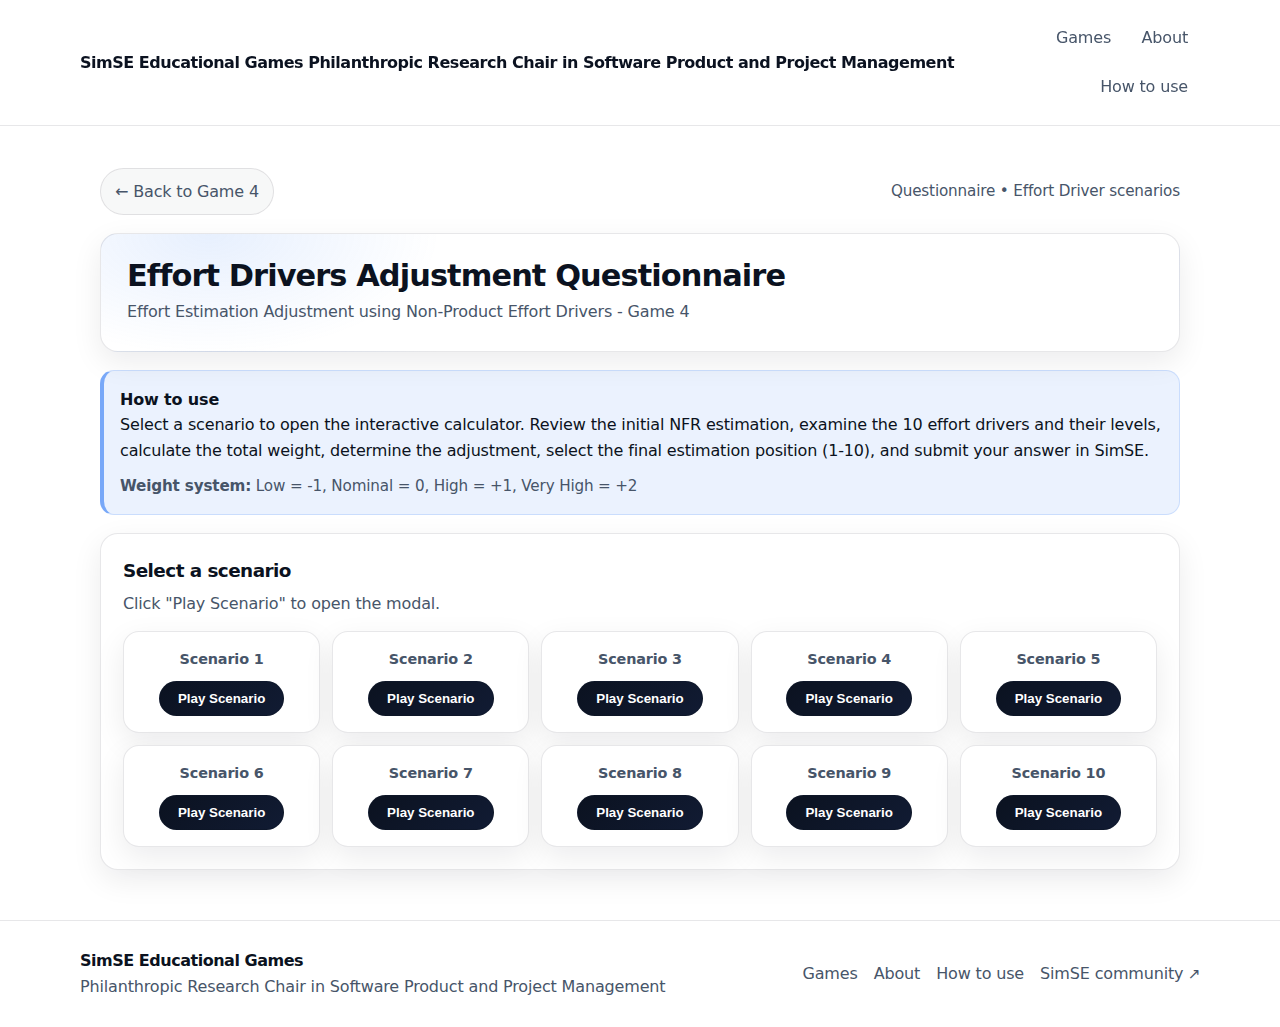
<file: questionnaires/game-4-questionnaire.html>
<!-- questionnaires/game-4-questionnaire.html -->
<!DOCTYPE html>
<html lang="en">
<head>
  <meta charset="UTF-8" />
  <meta name="viewport" content="width=device-width, initial-scale=1.0" />
  <title>Game 4 Questionnaire - Effort Estimation Adjustment (Effort Drivers) | SimSE Educational Games</title>
  <meta name="description" content="Interactive questionnaire for Game 4: adjust an initial NFR estimation by incorporating non-product effort drivers and select the refined estimation position." />

  <!-- Use the site CSS only -->
  <link rel="stylesheet" href="../assets/css/style.css" />
  <link rel="stylesheet" href="../assets/css/questionnaire.css" />
</head>

<body>
  <a class="skip-link" href="#main">Skip to content</a>

  <!-- Site header -->
  <header class="site-header">
    <div class="container header-inner">
      <a class="brand" href="../index.html" aria-label="Home">
        <span class="brand-mark" aria-hidden="true"></span>
        <span class="brand-text">
          <span class="brand-title">SimSE Educational Games</span>
          <span class="brand-subtitle">Philanthropic Research Chair in Software Product and Project Management</span>
        </span>
      </a>

      <nav class="nav" aria-label="Primary">
        <a href="../index.html#games">Games</a>
        <a href="../index.html#about">About</a>
        <a href="../index.html#use">How to use</a>
      </nav>
    </div>
  </header>

  <main id="main">
    <div class="q-wrap">
      <div class="q-topbar">
        <a class="q-back" href="../games/game-4-effort-drivers-adjustment.html">← Back to Game 4</a>
        <span class="muted small">Questionnaire • Effort Driver scenarios</span>
      </div>

      <section class="q-header">
        <h1>Effort Drivers Adjustment Questionnaire</h1>
        <p class="q-subtitle">Effort Estimation Adjustment using Non-Product Effort Drivers - Game 4</p>
      </section>

      <div class="info-box">
        <strong>How to use</strong><br />
        Select a scenario to open the interactive calculator. Review the initial NFR estimation, examine the 10 effort drivers and their levels, 
        calculate the total weight, determine the adjustment, select the final estimation position (1-10), and submit your answer in SimSE.
        <p class="muted small" style="margin: 10px 0 0;">
          <strong>Weight system:</strong> Low = -1, Nominal = 0, High = +1, Very High = +2
        </p>
      </div>

      <section class="scenario-card">
        <div class="section-header" style="margin-bottom:14px;">
          <h2 style="margin:0; font-size:1.15rem;">Select a scenario</h2>
          <p class="muted" style="margin:6px 0 0;">Click "Play Scenario" to open the modal.</p>
        </div>

        <div class="navigation">
          <div class="scenario-btn"><div class="scenario-btn-title">Scenario 1</div><button class="play-btn" onclick="openScenario(0)">Play Scenario</button></div>
          <div class="scenario-btn"><div class="scenario-btn-title">Scenario 2</div><button class="play-btn" onclick="openScenario(1)">Play Scenario</button></div>
          <div class="scenario-btn"><div class="scenario-btn-title">Scenario 3</div><button class="play-btn" onclick="openScenario(2)">Play Scenario</button></div>
          <div class="scenario-btn"><div class="scenario-btn-title">Scenario 4</div><button class="play-btn" onclick="openScenario(3)">Play Scenario</button></div>
          <div class="scenario-btn"><div class="scenario-btn-title">Scenario 5</div><button class="play-btn" onclick="openScenario(4)">Play Scenario</button></div>
          <div class="scenario-btn"><div class="scenario-btn-title">Scenario 6</div><button class="play-btn" onclick="openScenario(5)">Play Scenario</button></div>
          <div class="scenario-btn"><div class="scenario-btn-title">Scenario 7</div><button class="play-btn" onclick="openScenario(6)">Play Scenario</button></div>
          <div class="scenario-btn"><div class="scenario-btn-title">Scenario 8</div><button class="play-btn" onclick="openScenario(7)">Play Scenario</button></div>
          <div class="scenario-btn"><div class="scenario-btn-title">Scenario 9</div><button class="play-btn" onclick="openScenario(8)">Play Scenario</button></div>
          <div class="scenario-btn"><div class="scenario-btn-title">Scenario 10</div><button class="play-btn" onclick="openScenario(9)">Play Scenario</button></div>
        </div>
      </section>
    </div>

    <!-- Modal -->
    <div id="scenarioModal" class="modal">
      <div class="modal-content">
        <div class="modal-header">
          <h2 class="modal-title" id="modalTitle">Scenario</h2>
          <button class="close-btn" onclick="closeModal()" aria-label="Close">&times;</button>
        </div>
        <div id="modalBody"></div>
      </div>
    </div>
  </main>

  <!-- Site footer -->
  <footer class="site-footer">
    <div class="container footer-inner">
      <div>
        <div class="footer-title">SimSE Educational Games</div>
        <div class="muted">Philanthropic Research Chair in Software Product and Project Management</div>
      </div>
      <div class="footer-links">
        <a href="../index.html#games">Games</a>
        <a href="../index.html#about">About</a>
        <a href="../index.html#use">How to use</a>
        <a class="ext" href="https://www.ics.uci.edu/~emilyo/SimSE/" target="_blank" rel="noopener noreferrer">SimSE community</a>
      </div>
    </div>
  </footer>

  <script>
    // Scenario data with 10 effort drivers
    const scenarios = [
      {
        id: 1,
        name: "Scenario 1",
        initialEstimation: "Range 5 (Below -MMRE)",
        initialRange: 5,
        drivers: [
          { name: "TIME - Execution time constraint", level: "Very High" },
          { name: "STOR - Main storage constraint", level: "Very High" },
          { name: "TURN - Computer turnaround time", level: "Nominal" },
          { name: "ACAP - Analyst capability", level: "Nominal" },
          { name: "AEXP - Applications experience", level: "Very High" },
          { name: "PCAP - Programmer capability", level: "Low" },
          { name: "LEXP - Programming language experience", level: "Very High" },
          { name: "MODP - Use of modern programming practices", level: "Very High" },
          { name: "TOOL - Use of software tools", level: "High" },
          { name: "SCED - Required development schedule", level: "High" }
        ]
      },
      {
        id: 2,
        name: "Scenario 2",
        initialEstimation: "Range 5 (Below -MMRE)",
        initialRange: 5,
        drivers: [
          { name: "TIME - Execution time constraint", level: "High" },
          { name: "STOR - Main storage constraint", level: "High" },
          { name: "TURN - Computer turnaround time", level: "Very High" },
          { name: "ACAP - Analyst capability", level: "High" },
          { name: "AEXP - Applications experience", level: "Very High" },
          { name: "PCAP - Programmer capability", level: "Nominal" },
          { name: "LEXP - Programming language experience", level: "High" },
          { name: "MODP - Use of modern programming practices", level: "Low" },
          { name: "TOOL - Use of software tools", level: "High" },
          { name: "SCED - Required development schedule", level: "Very High" }
        ]
      },
      {
        id: 3,
        name: "Scenario 3",
        initialEstimation: "Range 2 (Equation to +MMRE)",
        initialRange: 2,
        drivers: [
          { name: "TIME - Execution time constraint", level: "High" },
          { name: "STOR - Main storage constraint", level: "High" },
          { name: "TURN - Computer turnaround time", level: "Very High" },
          { name: "ACAP - Analyst capability", level: "Nominal" },
          { name: "AEXP - Applications experience", level: "High" },
          { name: "PCAP - Programmer capability", level: "Very High" },
          { name: "LEXP - Programming language experience", level: "Very High" },
          { name: "MODP - Use of modern programming practices", level: "High" },
          { name: "TOOL - Use of software tools", level: "Low" },
          { name: "SCED - Required development schedule", level: "Very High" }
        ]
      },
      {
        id: 4,
        name: "Scenario 4",
        initialEstimation: "Range 2 (Equation to +MMRE)",
        initialRange: 2,
        drivers: [
          { name: "TIME - Execution time constraint", level: "Low" },
          { name: "STOR - Main storage constraint", level: "High" },
          { name: "TURN - Computer turnaround time", level: "Low" },
          { name: "ACAP - Analyst capability", level: "Low" },
          { name: "AEXP - Applications experience", level: "Very High" },
          { name: "PCAP - Programmer capability", level: "Low" },
          { name: "LEXP - Programming language experience", level: "Nominal" },
          { name: "MODP - Use of modern programming practices", level: "Low" },
          { name: "TOOL - Use of software tools", level: "High" },
          { name: "SCED - Required development schedule", level: "Low" }
        ]
      },
      {
        id: 5,
        name: "Scenario 5",
        initialEstimation: "Range 4 (Equation to -MMRE)",
        initialRange: 4,
        drivers: [
          { name: "TIME - Execution time constraint", level: "High" },
          { name: "STOR - Main storage constraint", level: "Very High" },
          { name: "TURN - Computer turnaround time", level: "Very High" },
          { name: "ACAP - Analyst capability", level: "High" },
          { name: "AEXP - Applications experience", level: "Nominal" },
          { name: "PCAP - Programmer capability", level: "High" },
          { name: "LEXP - Programming language experience", level: "Nominal" },
          { name: "MODP - Use of modern programming practices", level: "High" },
          { name: "TOOL - Use of software tools", level: "High" },
          { name: "SCED - Required development schedule", level: "High" }
        ]
      },
      {
        id: 6,
        name: "Scenario 6",
        initialEstimation: "Range 4 (Equation to -MMRE)",
        initialRange: 4,
        drivers: [
          { name: "TIME - Execution time constraint", level: "Very High" },
          { name: "STOR - Main storage constraint", level: "Low" },
          { name: "TURN - Computer turnaround time", level: "Low" },
          { name: "ACAP - Analyst capability", level: "Low" },
          { name: "AEXP - Applications experience", level: "Low" },
          { name: "PCAP - Programmer capability", level: "Low" },
          { name: "LEXP - Programming language experience", level: "Low" },
          { name: "MODP - Use of modern programming practices", level: "Low" },
          { name: "TOOL - Use of software tools", level: "Nominal" },
          { name: "SCED - Required development schedule", level: "Low" }
        ]
      },
      {
        id: 7,
        name: "Scenario 7",
        initialEstimation: "Range 1 (Above +MMRE)",
        initialRange: 1,
        drivers: [
          { name: "TIME - Execution time constraint", level: "Nominal" },
          { name: "STOR - Main storage constraint", level: "Low" },
          { name: "TURN - Computer turnaround time", level: "Low" },
          { name: "ACAP - Analyst capability", level: "Low" },
          { name: "AEXP - Applications experience", level: "Nominal" },
          { name: "PCAP - Programmer capability", level: "Low" },
          { name: "LEXP - Programming language experience", level: "Nominal" },
          { name: "MODP - Use of modern programming practices", level: "Low" },
          { name: "TOOL - Use of software tools", level: "Low" },
          { name: "SCED - Required development schedule", level: "High" }
        ]
      },
      {
        id: 8,
        name: "Scenario 8",
        initialEstimation: "Range 1 (Above +MMRE)",
        initialRange: 1,
        drivers: [
          { name: "TIME - Execution time constraint", level: "High" },
          { name: "STOR - Main storage constraint", level: "Very High" },
          { name: "TURN - Computer turnaround time", level: "High" },
          { name: "ACAP - Analyst capability", level: "Very High" },
          { name: "AEXP - Applications experience", level: "High" },
          { name: "PCAP - Programmer capability", level: "High" },
          { name: "LEXP - Programming language experience", level: "Low" },
          { name: "MODP - Use of modern programming practices", level: "Low" },
          { name: "TOOL - Use of software tools", level: "Low" },
          { name: "SCED - Required development schedule", level: "Low" }
        ]
      },
      {
        id: 9,
        name: "Scenario 9",
        initialEstimation: "Range 2 (Equation to +MMRE)",
        initialRange: 2,
        drivers: [
          { name: "TIME - Execution time constraint", level: "Nominal" },
          { name: "STOR - Main storage constraint", level: "Low" },
          { name: "TURN - Computer turnaround time", level: "High" },
          { name: "ACAP - Analyst capability", level: "Low" },
          { name: "AEXP - Applications experience", level: "Very High" },
          { name: "PCAP - Programmer capability", level: "Low" },
          { name: "LEXP - Programming language experience", level: "Low" },
          { name: "MODP - Use of modern programming practices", level: "High" },
          { name: "TOOL - Use of software tools", level: "Nominal" },
          { name: "SCED - Required development schedule", level: "Nominal" }
        ]
      },
      {
        id: 10,
        name: "Scenario 10",
        initialEstimation: "Range 4 (Equation to -MMRE)",
        initialRange: 4,
        drivers: [
          { name: "TIME - Execution time constraint", level: "High" },
          { name: "STOR - Main storage constraint", level: "High" },
          { name: "TURN - Computer turnaround time", level: "High" },
          { name: "ACAP - Analyst capability", level: "Very High" },
          { name: "AEXP - Applications experience", level: "Very High" },
          { name: "PCAP - Programmer capability", level: "Very High" },
          { name: "LEXP - Programming language experience", level: "High" },
          { name: "MODP - Use of modern programming practices", level: "High" },
          { name: "TOOL - Use of software tools", level: "Very High" },
          { name: "SCED - Required development schedule", level: "Low" }
        ]
      }
    ];

    let currentScenarioIndex = 0;
    let currentStep = 1;
    let selectedPosition = null;
    let calculatedTotal = 0;

    function openScenario(index) {
      currentScenarioIndex = index;
      currentStep = 1;
      selectedPosition = null;
      const scenario = scenarios[index];
      document.getElementById("modalTitle").textContent = scenario.name + " - Step 1: Count & Calculate";
      document.getElementById("scenarioModal").style.display = "flex";
      showStep1(scenario);
    }

    function showStep1(scenario) {
      document.getElementById("modalBody").innerHTML = `
        <div class="initial-estimation-box">
          <h3 style="margin:0 0 8px; font-size:1rem; font-weight:700; color:#1e293b;">Initial NFR Estimation</h3>
          <p style="margin:0; font-size:1.1rem; font-weight:600; color:#2563eb;">${scenario.initialEstimation}</p>
        </div>

        <div style="margin: 20px 0;">
          <h3 style="margin:0 0 14px; font-size:1rem; font-weight:700;">Effort Drivers</h3>
          ${generateDriversTable(scenario.drivers)}
        </div>

        <div class="weight-calculation">
          <h3 style="margin:0 0 14px; font-size:1rem; font-weight:700;">Calculate Total Weight</h3>
          <p style="margin:0 0 14px; font-size:0.9rem; color:#64748b;">Count how many drivers are at each level and enter the counts below.</p>
          
          <div class="calc-inputs" style="display:flex; flex-wrap:wrap; gap:12px; margin-bottom:16px;">
            <div class="calc-input-group" style="flex:1; min-width:180px;">
              <label>Low (×-1)</label>
              <input type="number" id="inputLow" min="0" max="10" value="0" oninput="calculateTotal()">
            </div>
            <div class="calc-input-group" style="flex:1; min-width:180px;">
              <label>Nominal (×0)</label>
              <input type="number" id="inputNominal" min="0" max="10" value="0" oninput="calculateTotal()">
            </div>
            <div class="calc-input-group" style="flex:1; min-width:180px;">
              <label>High (×1)</label>
              <input type="number" id="inputHigh" min="0" max="10" value="0" oninput="calculateTotal()">
            </div>
            <div class="calc-input-group" style="flex:1; min-width:180px;">
              <label>Very High (×2)</label>
              <input type="number" id="inputVeryHigh" min="0" max="10" value="0" oninput="calculateTotal()">
            </div>
          </div>

          <div class="calc-formula" id="formula">(0 × -1) + (0 × 0) + (0 × 1) + (0 × 2) = 0</div>

          <div class="total-display">
            <div class="total-label">Total Weight</div>
            <div class="total-value" id="totalWeight">0</div>
          </div>
        </div>

        <div class="modal-footer">
          <button class="btn btn-soft" onclick="closeModal()">Cancel</button>
          <button class="btn btn-primary" onclick="goToStep2()">Next: Select Position →</button>
        </div>
      `;
    }

    function generateDriversTable(drivers) {
      // Split drivers into two columns of 5
      const leftColumn = drivers.slice(0, 5);
      const rightColumn = drivers.slice(5, 10);

      let html = `
        <table class="drivers-table">
          <thead>
            <tr>
              <th style="width:25px; text-align:center;">#</th>
              <th>Effort Driver</th>
              <th style="width:110px; text-align:center;">Level</th>
              <th style="width:25px; text-align:center;">#</th>
              <th>Effort Driver</th>
              <th style="width:110px; text-align:center;">Level</th>
            </tr>
          </thead>
          <tbody>
      `;

      for (let i = 0; i < 5; i++) {
        const leftDriver = leftColumn[i];
        const rightDriver = rightColumn[i];
        const leftCls = "level-" + leftDriver.level.toLowerCase().replace(" ", "-");
        const rightCls = "level-" + rightDriver.level.toLowerCase().replace(" ", "-");
        
        html += `
          <tr>
            <td style="text-align:center; color:#64748b; font-weight:600;">${i + 1}</td>
            <td style="font-size:0.85rem;">${leftDriver.name}</td>
            <td style="text-align:center;"><span class="nfr-level ${leftCls}">${leftDriver.level}</span></td>
            <td style="text-align:center; color:#64748b; font-weight:600;">${i + 6}</td>
            <td style="font-size:0.85rem;">${rightDriver.name}</td>
            <td style="text-align:center;"><span class="nfr-level ${rightCls}">${rightDriver.level}</span></td>
          </tr>
        `;
      }

      html += "</tbody></table>";
      return html;
    }

    function calculateTotal() {
      const low = parseInt(document.getElementById("inputLow").value, 10) || 0;
      const nominal = parseInt(document.getElementById("inputNominal").value, 10) || 0;
      const high = parseInt(document.getElementById("inputHigh").value, 10) || 0;
      const veryHigh = parseInt(document.getElementById("inputVeryHigh").value, 10) || 0;

      const total = (low * -1) + (nominal * 0) + (high * 1) + (veryHigh * 2);

      document.getElementById("totalWeight").textContent = total;
      document.getElementById("formula").textContent =
        `(${low} × -1) + (${nominal} × 0) + (${high} × 1) + (${veryHigh} × 2) = ${total}`;
    }

    function goToStep2() {
      calculatedTotal = parseInt(document.getElementById("totalWeight").textContent, 10);

      if (calculatedTotal === 0 && 
          (parseInt(document.getElementById("inputLow").value, 10) === 0 &&
           parseInt(document.getElementById("inputNominal").value, 10) === 0 &&
           parseInt(document.getElementById("inputHigh").value, 10) === 0 &&
           parseInt(document.getElementById("inputVeryHigh").value, 10) === 0)) {
        alert("Please enter the counts to calculate the total weight before proceeding.");
        return;
      }

      currentStep = 2;
      const scenario = scenarios[currentScenarioIndex];
      document.getElementById("modalTitle").textContent = scenario.name + " - Step 2: Select Adjusted Position";

      document.getElementById("modalBody").innerHTML = `
        <div class="total-display" style="margin-bottom:16px;">
          <div class="total-label">Your Calculated Total Weight</div>
          <div class="total-value">${calculatedTotal}</div>
        </div>

        <div style="background: rgba(15,23,42,.03); border: 1px solid var(--border); border-radius: 16px; padding: 16px; margin-bottom: 16px;">
          <h3 style="margin:0 0 14px; text-align:center; font-size:1.05rem; font-weight:900; letter-spacing:-0.02em;">Linear Regression Model - Click a position to select</h3>

          <div class="graph-container">
            <img src="../assets/img/regression_graph.png" alt="Regression Graph"
              onerror="this.src='data:image/svg+xml,%3Csvg xmlns=\\'http://www.w3.org/2000/svg\\' width=\\'700\\' height=\\'510\\'%3E%3Crect width=\\'700\\' height=\\'510\\' fill=\\'%23f2f4f7\\'/%3E%3Ctext x=\\'50%25\\' y=\\'50%25\\' text-anchor=\\'middle\\' font-family=\\'Arial\\' font-size=\\'18\\' fill=\\'%2364758b\\'%3EAdd your regression graph image here%3C/text%3E%3C/svg%3E'">
            <div class="range-overlay">
              <div class="range-zone" id="zone1" style="top:0; height:10%;" onclick="selectPosition(1)"></div>
              <div class="range-zone" id="zone2" style="top:10%; height:10%;" onclick="selectPosition(2)"></div>
              <div class="range-zone" id="zone3" style="top:20%; height:10%;" onclick="selectPosition(3)"></div>
              <div class="range-zone" id="zone4" style="top:30%; height:10%;" onclick="selectPosition(4)"></div>
              <div class="range-zone" id="zone5" style="top:40%; height:5%;" onclick="selectPosition(5)"></div>
              <div class="range-zone" id="zone6" style="top:45%; height:5%;" onclick="selectPosition(6)"></div>
              <div class="range-zone" id="zone7" style="top:50%; height:10%;" onclick="selectPosition(7)"></div>
              <div class="range-zone" id="zone8" style="top:60%; height:10%;" onclick="selectPosition(8)"></div>
              <div class="range-zone" id="zone9" style="top:70%; height:15%;" onclick="selectPosition(9)"></div>
              <div class="range-zone" id="zone10" style="top:85%; height:15%;" onclick="selectPosition(10)"></div>
              <div class="range-zone" id="zone11" style="top:0; height:20%;" onclick="selectPosition(11)"></div>
              <div class="range-zone" id="zone12" style="top:70%; height:30%;" onclick="selectPosition(12)"></div>
            </div>
          </div>

          <div class="positions-legend">
            <h3>12 Estimation Positions (click to select)</h3>
            <div class="position-item" id="legend1" onclick="selectPosition(1)"><span class="position-number">1</span><span>Range 1 - Bottom half (Above +MMRE)</span></div>
            <div class="position-item" id="legend2" onclick="selectPosition(2)"><span class="position-number">2</span><span>Range 1 - Top half (Above +MMRE)</span></div>
            <div class="position-item" id="legend3" onclick="selectPosition(3)"><span class="position-number">3</span><span>Range 2 - Bottom half (Equation to +MMRE)</span></div>
            <div class="position-item" id="legend4" onclick="selectPosition(4)"><span class="position-number">4</span><span>Range 2 - Top half (Equation to +MMRE)</span></div>
            <div class="position-item" id="legend5" onclick="selectPosition(5)"><span class="position-number">5</span><span>Range 4 - Bottom half (Equation to -MMRE)</span></div>
            <div class="position-item" id="legend6" onclick="selectPosition(6)"><span class="position-number">6</span><span>Range 4 - Top half (Equation to -MMRE)</span></div>
            <div class="position-item" id="legend7" onclick="selectPosition(7)"><span class="position-number">7</span><span>Range 5 - Bottom half (Below -MMRE)</span></div>
            <div class="position-item" id="legend8" onclick="selectPosition(8)"><span class="position-number">8</span><span>Range 5 - Top half (Below -MMRE)</span></div>
            <div class="position-item" id="legend9" onclick="selectPosition(9)"><span class="position-number">9</span><span>Range 1 (entire - Above +MMRE)</span></div>
            <div class="position-item" id="legend10" onclick="selectPosition(10)"><span class="position-number">10</span><span>Range 2 (entire - Equation to +MMRE)</span></div>
            <div class="position-item" id="legend11" onclick="selectPosition(11)"><span class="position-number">11</span><span>Range 4 (entire - Equation to -MMRE)</span></div>
            <div class="position-item" id="legend12" onclick="selectPosition(12)"><span class="position-number">12</span><span>Range 5 (entire - Below -MMRE)</span></div>
          </div>

        <div class="question-box" id="selectionBox" style="display:none;">
          <strong>✓ Your Selection:</strong>
          <p style="margin-top:10px; font-size:1.05rem; color:#0f5132;">
            You have selected <strong id="selectedPositionDisplay">Position ?</strong> for Total Weight = ${calculatedTotal}
          </p>
        </div>

        <div class="action-note">
          <strong>Next Step</strong>
          With your Total Weight of <strong>${calculatedTotal}</strong>, select a position above, then go to SimSE to submit your answer.
        </div>

        <div class="modal-footer">
          <button class="btn btn-soft" onclick="backToStep1()">← Back to Calculator</button>
          <button class="btn btn-primary" onclick="closeModal()">Done</button>
        </div>
      `;
    }

    function selectPosition(posNum) {
      selectedPosition = posNum;

      for (let i = 1; i <= 12; i++) {
        document.getElementById("zone" + i)?.classList.remove("selected");
        document.getElementById("legend" + i)?.classList.remove("selected");
      }

      document.getElementById("zone" + posNum)?.classList.add("selected");
      document.getElementById("legend" + posNum)?.classList.add("selected");

      document.getElementById("selectionBox").style.display = "block";
      document.getElementById("selectedPositionDisplay").textContent = "Position " + posNum;
    }

    function backToStep1() {
      currentStep = 1;
      showStep1(scenarios[currentScenarioIndex]);
    }

    function closeModal() {
      document.getElementById("scenarioModal").style.display = "none";
      currentStep = 1;
      selectedPosition = null;
    }

    window.onclick = function (event) {
      const modal = document.getElementById("scenarioModal");
      if (event.target === modal) closeModal();
    };

    document.addEventListener("keydown", function (event) {
      if (event.key === "Escape") closeModal();
    });
  </script>

  <style>
    .initial-estimation-box {
      background: #dbeafe;
      border-left: 4px solid #2563eb;
      padding: 14px 18px;
      border-radius: 8px;
      margin-bottom: 20px;
    }

    .drivers-table {
      width: 100%;
      border-collapse: collapse;
      background: white;
      border-radius: 8px;
      overflow: hidden;
      border: 1px solid #e5e7eb;
    }

    .drivers-table th,
    .drivers-table td {
      padding: 10px 12px;
      text-align: left;
      border-bottom: 1px solid #e5e7eb;
    }

    .drivers-table thead {
      background: #f9fafb;
    }

    .drivers-table th {
      font-weight: 600;
      color: #374151;
      font-size: 0.875rem;
    }

    .drivers-table tbody tr:last-child td {
      border-bottom: none;
    }

    .weight-calculation {
      background: #f9fafb;
      padding: 16px;
      border-radius: 8px;
      margin-top: 20px;
    }

    .calc-details {
      margin-bottom: 16px;
    }

    .calc-row {
      display: flex;
      gap: 12px;
      margin-bottom: 8px;
      font-size: 0.9rem;
    }

    .calc-label {
      font-weight: 600;
      color: #64748b;
      min-width: 80px;
    }

    .calc-value {
      color: #1e293b;
      font-family: 'Courier New', monospace;
    }

    .summary-boxes {
      display: grid;
      grid-template-columns: 1fr 1fr;
      gap: 16px;
      margin-bottom: 20px;
    }

    .summary-box {
      background: #f9fafb;
      padding: 14px;
      border-radius: 8px;
      text-align: center;
      border: 1px solid #e5e7eb;
    }

    .summary-label {
      font-size: 0.875rem;
      color: #64748b;
      margin-bottom: 6px;
      font-weight: 600;
    }

    .summary-value {
      font-size: 1.25rem;
      font-weight: 700;
      color: #1e293b;
    }

    .adjustment-guide {
      background: #fef3c7;
      border-left: 4px solid #f59e0b;
      padding: 14px 18px;
      border-radius: 8px;
      margin-bottom: 20px;
    }

    .criteria-match {
      font-size: 0.9rem;
    }

    .positions-grid {
      display: grid;
      grid-template-columns: repeat(2, 1fr);
      gap: 12px;
      margin-top: 16px;
    }

    .position-card {
      display: flex;
      align-items: center;
      gap: 12px;
      padding: 12px;
      background: white;
      border: 2px solid #e5e7eb;
      border-radius: 8px;
      cursor: pointer;
      transition: all 0.2s;
    }

    .position-card:hover {
      border-color: #2563eb;
      background: #f0f9ff;
    }

    .position-card.selected {
      border-color: #2563eb;
      background: #dbeafe;
      box-shadow: 0 0 0 3px rgba(37, 99, 235, 0.1);
    }

    .position-num {
      flex-shrink: 0;
      width: 40px;
      height: 40px;
      display: flex;
      align-items: center;
      justify-content: center;
      background: #2563eb;
      color: white;
      font-weight: 700;
      font-size: 1.1rem;
      border-radius: 8px;
    }

    .position-details {
      flex: 1;
    }

    .position-range {
      font-weight: 700;
      font-size: 0.9rem;
      color: #1e293b;
    }

    .position-half {
      font-size: 0.8rem;
      color: #64748b;
      margin-top: 2px;
    }

    .position-desc {
      font-size: 0.75rem;
      color: #94a3b8;
      margin-top: 2px;
    }

    .action-note {
      background: #f0fdf4;
      border-left: 4px solid #22c55e;
      padding: 14px 18px;
      border-radius: 8px;
      margin-top: 20px;
      font-size: 0.9rem;
    }

    .positions-legend {
      margin-top: 20px;
    }

    .positions-legend h3 {
      font-size: 1rem;
      font-weight: 700;
      margin-bottom: 12px;
      color: #1e293b;
    }

    .position-item {
      display: flex;
      align-items: center;
      gap: 12px;
      padding: 10px 14px;
      margin-bottom: 8px;
      background: white;
      border: 2px solid #e5e7eb;
      border-radius: 8px;
      cursor: pointer;
      transition: all 0.2s;
    }

    .position-item:hover {
      border-color: #2563eb;
      background: #f0f9ff;
    }

    .position-item.selected {
      border-color: #2563eb;
      background: #dbeafe;
      box-shadow: 0 0 0 3px rgba(37, 99, 235, 0.1);
    }

    .position-number {
      flex-shrink: 0;
      width: 32px;
      height: 32px;
      display: flex;
      align-items: center;
      justify-content: center;
      background: #2563eb;
      color: white;
      font-weight: 700;
      font-size: 0.95rem;
      border-radius: 6px;
    }

    .calc-input-group {
      display: flex;
      flex-direction: column;
      gap: 6px;
    }

    .calc-input-group label {
      font-size: 0.875rem;
      font-weight: 600;
      color: #64748b;
    }

    .calc-input-group input {
      padding: 8px 12px;
      border: 1px solid #e5e7eb;
      border-radius: 6px;
      font-size: 1rem;
      font-weight: 600;
      color: #1e293b;
    }

    .calc-input-group input:focus {
      outline: none;
      border-color: #2563eb;
      box-shadow: 0 0 0 3px rgba(37, 99, 235, 0.1);
    }

    .calc-formula {
      background: white;
      padding: 12px;
      border-radius: 6px;
      font-family: 'Courier New', monospace;
      font-size: 0.9rem;
      color: #1e293b;
      margin-bottom: 16px;
      border: 1px solid #e5e7eb;
    }

    @media (max-width: 768px) {
      .positions-grid {
        grid-template-columns: 1fr;
      }

      .summary-boxes {
        grid-template-columns: 1fr;
      }
    }
  </style>
</body>
</html>
</file>
<file: assets/css/style.css>
/* assets/css/style.css */
:root{
  --bg: #ffffff;
  --bg2: #f6f7fb;
  --text: #0b1220;
  --muted: #475569;
  --border: rgba(15, 23, 42, .10);
  --shadow: 0 18px 50px rgba(2, 6, 23, .08);
  --shadow2: 0 10px 30px rgba(2, 6, 23, .08);
  --radius: 18px;
  --radius-sm: 14px;
  --max: 1120px;

  --primary: #0b1220;
  --primary2: #111b33;
  --soft: rgba(15, 23, 42, .06);
  --focus: #2563eb;

  --grad1: #0b1220;
  --grad2: #1f2a44;
  --grad3: #3b82f6;
}

*{ box-sizing:border-box; }
html, body{ height:100%; }
body{
  margin:0;
  font-family: ui-sans-serif, system-ui, -apple-system, Segoe UI, Roboto, Helvetica, Arial, "Apple Color Emoji","Segoe UI Emoji";
  color: var(--text);
  background: var(--bg);
  line-height: 1.6;
  letter-spacing: -0.01em;
}

a{ color: inherit; text-decoration: none; }
a:hover{ text-decoration: underline; }

.container{
  width: min(var(--max), calc(100% - 2rem));
  margin: 0 auto;
}

.skip-link{
  position:absolute;
  left:-9999px; top:auto;
  width:1px;height:1px;
  overflow:hidden;
}
.skip-link:focus{
  left: 1rem; top: 1rem;
  width:auto;height:auto;
  padding:.6rem .8rem;
  background:#fff;
  border: 2px solid var(--focus);
  border-radius: 12px;
  z-index: 9999;
}

.site-header{
  position: sticky;
  top: 0;
  z-index: 50;
  background: rgba(255,255,255,.75);
  backdrop-filter: blur(12px);
  border-bottom: 1px solid var(--border);
}

.header-inner{
  display:flex;
  align-items:center;
  justify-content:space-between;
  padding: 1rem 0;
  gap: 1rem;
}

.brand{
  font-weight: 800;
  font-size: 1rem;
  letter-spacing: -0.03em;
  color: var(--text);
  text-decoration:none !important;
  white-space: nowrap;
}
.header-logos{
  display:flex;
  align-items:center;
  gap: 1.25rem;
  flex-shrink: 0;
}
.header-logos a{
  display:flex;
  align-items:center;
  opacity:.75;
  transition: opacity .15s;
}
.header-logos a:hover{ opacity:1; }
.header-logos img{ height:32px; width:auto; display:block; }
.partner-logos-grid{
  display:flex;
  flex-wrap: wrap;
  align-items:center;
  justify-content: center;
  gap: 2rem 3rem;
  padding: 1.5rem 0 0.5rem;
}
.partner-logos-grid a{
  display:flex;
  align-items:center;
  opacity:.65;
  transition: opacity .15s;
}
.partner-logos-grid a:hover{ opacity:1; }
.partner-logos-grid img{ height:48px; width:auto; display:block; }

.nav{
  display:flex;
  gap: .4rem;
  flex-wrap: wrap;
  justify-content:flex-end;
}
.nav a{
  padding: .55rem .75rem;
  border-radius: 999px;
  color: var(--muted);
}
.nav a:hover{
  background: var(--soft);
  text-decoration:none;
  color: var(--text);
}

/* Hero */
.hero{
  position: relative;
  padding: 3.3rem 0 2.6rem;
  overflow:hidden;
}
.hero-bg{
  position:absolute;
  inset: -120px -120px auto -120px;
  height: 520px;
  background:
    radial-gradient(650px 380px at 20% 20%, rgba(59,130,246,.18), rgba(59,130,246,0) 60%),
    radial-gradient(700px 420px at 70% 10%, rgba(99,102,241,.12), rgba(99,102,241,0) 60%),
    linear-gradient(180deg, var(--bg2), rgba(246,247,251,0));
  pointer-events:none;
}
.hero-inner{
  position: relative;
  display:grid;
  grid-template-columns: 1.25fr .85fr;
  gap: 2rem;
  align-items:start;
}
.kicker{
  margin:0 0 .7rem;
  color: var(--muted);
  font-size: .98rem;
}
h1{
  margin: 0 0 1rem;
  font-size: clamp(2.2rem, 3.8vw, 3.2rem);
  line-height: 1.08;
  letter-spacing: -0.04em;
}
.lead{
  margin: 0 0 1.25rem;
  color: var(--muted);
  font-size: 1.08rem;
  max-width: 65ch;
}
.cta-row{
  display:flex;
  gap:.75rem;
  flex-wrap: wrap;
  margin: 0 0 1rem;
}
.hero-links{
  display:flex;
  gap: .55rem;
  flex-wrap: wrap;
  align-items:center;
}
.ext::after{
  content:"↗";
  margin-left:.25rem;
  color: var(--muted);
  font-size: .95em;
}

.hero-aside{
  display:flex;
  flex-direction: column;
  gap: 1rem;
}
.stat-card{
  border: 1px solid var(--border);
  border-radius: var(--radius);
  background:
    radial-gradient(180px 160px at 30% 20%, rgba(59,130,246,.18), rgba(59,130,246,0) 70%),
    #fff;
  padding: 1.2rem 1.2rem;
  box-shadow: var(--shadow2);
}
.stat-num{
  font-size: 2.4rem;
  font-weight: 900;
  letter-spacing: -0.05em;
}
.stat-label{
  font-weight: 800;
  margin-top: .15rem;
}
.stat-sub{
  color: var(--muted);
  margin-top: .2rem;
  font-size: .95rem;
}

.mini-cards{ display:grid; gap: .8rem; }
.mini-card{
  border: 1px solid var(--border);
  border-radius: var(--radius);
  background:#fff;
  padding: .95rem 1rem;
  box-shadow: var(--shadow2);
}
.mini-title{ font-weight: 800; margin-bottom: .25rem; }
.mini-text{ margin:0; color: var(--muted); }

/* Sections */
.section{ padding: 2.4rem 0; }
.section-soft{
  background: linear-gradient(180deg, var(--bg2), #fff);
  border-top: 1px solid var(--border);
  border-bottom: 1px solid var(--border);
}
.section-header{
  margin-bottom: 1.25rem;
}
.section-header h2{
  margin: 0 0 .5rem;
  font-size: 1.7rem;
  letter-spacing: -0.03em;
}
.section-header p{
  margin: 0;
  color: var(--muted);
  max-width: 90ch;
}

/* Cards */
.grid-2{
  display:grid;
  grid-template-columns: 1fr 1fr;
  gap: 1rem;
}
.card{
  border: 1px solid var(--border);
  border-radius: var(--radius);
  background:#fff;
  padding: 1.25rem 1.25rem;
  box-shadow: var(--shadow2);
}
.card-raise{
  transition: transform .12s ease, box-shadow .12s ease;
}
.card-raise:hover{
  transform: translateY(-2px);
  box-shadow: var(--shadow);
}
.card h3{
  margin:0 0 .6rem;
  font-size: 1.18rem;
}
.card p{ margin:0; color: var(--muted); }
.small{ font-size:.95rem; }
.muted{ color: var(--muted); }
.top-gap{ margin-top: 1.1rem; }

.bullets{
  margin: 0;
  padding-left: 1.1rem;
  color: var(--muted);
}
.bullets li{ margin: .35rem 0; }

/* Use grid */
.use-grid{
  display:grid;
  grid-template-columns: repeat(4, 1fr);
  gap: 1rem;
}
.use-item{
  border: 1px solid var(--border);
  border-radius: var(--radius);
  background: #fff;
  padding: 1rem 1rem;
  box-shadow: var(--shadow2);
  display:flex;
  gap:.75rem;
  align-items:flex-start;
}
.use-icon{
  width: 40px;
  height: 40px;
  border-radius: 14px;
  display:flex;
  align-items:center;
  justify-content:center;
  background: var(--soft);
  font-size: 1.15rem;
}
.use-title{ font-weight: 900; }
.use-text{ color: var(--muted); margin-top: .15rem; }

/* Game cards */
.cards{
  display:grid;
  grid-template-columns: repeat(3, 1fr);
  gap: 1rem;
}
.game-card{
  border: 1px solid var(--border);
  border-radius: var(--radius);
  background:
    radial-gradient(240px 180px at 10% 0%, rgba(59,130,246,.10), rgba(59,130,246,0) 55%),
    #fff;
  padding: 1.2rem 1.2rem;
  box-shadow: var(--shadow2);
  display:flex;
  flex-direction: column;
  min-height: 260px;
  transition: transform .12s ease, box-shadow .12s ease;
}
.game-card:hover{
  transform: translateY(-2px);
  box-shadow: var(--shadow);
}
.game-card h3{
  margin: .45rem 0 .5rem;
  font-size: 1.2rem;
  letter-spacing: -0.02em;
}
.game-card p{
  margin: 0 0 .85rem;
  color: var(--muted);
}

.game-badge{
  display:inline-flex;
  align-items:center;
  width: fit-content;
  padding: .28rem .55rem;
  border-radius: 999px;
  background: rgba(59,130,246,.10);
  border: 1px solid rgba(59,130,246,.18);
  color: #1e3a8a;
  font-weight: 800;
  font-size: .85rem;
}

.tag-row{
  display:flex;
  flex-wrap: wrap;
  gap: .45rem;
  margin-top: auto;
}
.tag{
  border: 1px solid var(--border);
  background: rgba(15, 23, 42, .03);
  border-radius: 999px;
  padding: .22rem .5rem;
  font-size: .85rem;
  color: var(--muted);
}

.game-actions{
  display:flex;
  gap: .6rem;
  flex-wrap: wrap;
  margin-top: 1rem;
}

/* Buttons */
.btn{
  display:inline-flex;
  align-items:center;
  justify-content:center;
  padding: .65rem .9rem;
  border-radius: 999px;
  border: 1px solid var(--border);
  font-weight: 800;
  font-size: .95rem;
  text-decoration:none !important;
  transition: transform .04s ease, background .15s ease, border-color .15s ease;
}
.btn:active{ transform: translateY(1px); }

.btn-primary{
  background: linear-gradient(135deg, var(--primary), var(--primary2));
  border-color: rgba(15, 23, 42, .55);
  color: #fff;
}
.btn-primary:hover{
  background: linear-gradient(135deg, #070d19, #101a34);
  border-color: rgba(15, 23, 42, .65);
}
.btn-soft{
  background: var(--soft);
  color: var(--text);
}
.btn-soft:hover{
  background: rgba(15, 23, 42, .10);
}

/* Footer */
.site-footer{
  border-top: 1px solid var(--border);
  background:#fff;
  padding: 1.7rem 0;
}
.footer-inner{
  display:flex;
  justify-content: space-between;
  gap: 1rem;
  flex-wrap: wrap;
  align-items:center;
}
.footer-title{
  font-weight: 900;
  letter-spacing: -0.03em;
}
.footer-links{
  display:flex;
  gap: 1rem;
  flex-wrap: wrap;
}
.footer-links a{ color: var(--muted); }
.footer-links a:hover{ color: var(--text); }

/* Focus */
a:focus, .btn:focus{
  outline: 3px solid rgba(37,99,235,.35);
  outline-offset: 2px;
  border-radius: 999px;
}

/* Responsive */
@media (max-width: 980px){
  .hero-inner{ grid-template-columns: 1fr; }
  .use-grid{ grid-template-columns: repeat(2, 1fr); }
  .cards{ grid-template-columns: repeat(2, 1fr); }
}
@media (max-width: 640px){
  .header-inner{ flex-direction: column; align-items:flex-start; }
  .nav{ justify-content:flex-start; }
  .grid-2{ grid-template-columns: 1fr; }
  .use-grid{ grid-template-columns: 1fr; }
  .cards{ grid-template-columns: 1fr; }
}


/* Add these styles at the END of assets/css/style.css */

/* Page-hero variant */
.hero-page{
  padding: 2.8rem 0 2.2rem;
}
.hero-inner-page{
  grid-template-columns: 1.2fr .8fr;
}
@media (max-width: 980px){
  .hero-inner-page{ grid-template-columns: 1fr; }
}

/* Steps */
.steps{
  margin: 0;
  padding-left: 1.2rem;
  color: var(--muted);
}
.steps li{ margin: .35rem 0; }

/* Answer option cards */
.option-grid{
  display:grid;
  grid-template-columns: repeat(2, 1fr);
  gap: 1rem;
}
.option-card{
  display:flex;
  gap: .9rem;
  align-items:flex-start;
  border: 1px solid var(--border);
  border-radius: var(--radius);
  background: #fff;
  padding: 1rem 1rem;
  box-shadow: var(--shadow2);
  transition: transform .12s ease, box-shadow .12s ease;
}
.option-card:hover{
  transform: translateY(-2px);
  box-shadow: var(--shadow);
}
.option-num{
  width: 42px;
  height: 42px;
  border-radius: 14px;
  display:flex;
  align-items:center;
  justify-content:center;
  font-weight: 900;
  background: rgba(59,130,246,.10);
  border: 1px solid rgba(59,130,246,.18);
  color: #1e3a8a;
}
.option-title{
  font-weight: 900;
  letter-spacing: -0.02em;
}
.option-text{
  color: var(--muted);
  margin-top: .15rem;
}
@media (max-width: 640px){
  .option-grid{ grid-template-columns: 1fr; }
}

/* Downloads */
.download-grid{
  display:grid;
  grid-template-columns: repeat(3, 1fr);
  gap: 1rem;
}
.download-card{
  border: 1px solid var(--border);
  border-radius: var(--radius);
  background:#fff;
  padding: 1.1rem 1.1rem;
  box-shadow: var(--shadow2);
}
.download-card h3{
  margin: 0 0 .8rem;
  letter-spacing: -0.02em;
}
.download-links{
  display:flex;
  gap: .6rem;
  flex-wrap: wrap;
}
@media (max-width: 980px){
  .download-grid{ grid-template-columns: 1fr; }
}


/* Make table row/column separation + numbering clearer */

/* stronger grid lines */
.nfr-compact-table { border: 1px solid rgba(15,23,42,.16); }
.nfr-compact-table th { border-bottom: 1px solid rgba(15,23,42,.18); }
.nfr-compact-table td { border-bottom: 1px solid rgba(15,23,42,.12); }

/* vertical separators between the 4 mini-tables (after each "Level" column) */
.nfr-compact-table th:nth-child(3),
.nfr-compact-table td:nth-child(3),
.nfr-compact-table th:nth-child(6),
.nfr-compact-table td:nth-child(6),
.nfr-compact-table th:nth-child(9),
.nfr-compact-table td:nth-child(9) {
  border-right: 1px solid rgba(15,23,42,.16);
}

/* emphasize the # columns so the sequence reads clearly */
.nfr-compact-table th:nth-child(1),
.nfr-compact-table td:nth-child(1),
.nfr-compact-table th:nth-child(4),
.nfr-compact-table td:nth-child(4),
.nfr-compact-table th:nth-child(7),
.nfr-compact-table td:nth-child(7),
.nfr-compact-table th:nth-child(10),
.nfr-compact-table td:nth-child(10) {
  width: 40px;
  text-align: center;
  font-weight: 900;
  color: rgba(15,23,42,.75);
}

/* subtle zebra striping to help visually track rows */
.nfr-compact-table tbody tr:nth-child(even) { background: rgba(15,23,42,.02); }


/* Replace the current "question-box" and "action-note" look with a cleaner, premium card style */

/* Shared base */
.question-box,
.action-note{
  border-radius: 18px;
  padding: 18px 18px;
  border: 1px solid rgba(15,23,42,.12);
  box-shadow: var(--shadow2);
}

/* Question box: success / selection */
.question-box{
  background:
    radial-gradient(260px 160px at 10% 10%, rgba(34,197,94,.22), rgba(34,197,94,0) 55%),
    rgba(34,197,94,.08);
  border-left: none; /* remove the old left bar look */
}
.question-box strong{
  display: inline-flex;
  align-items: center;
  gap: 8px;
  font-weight: 900;
  letter-spacing: -0.01em;
  color: #0f5132;
  margin-bottom: 8px;
}
.question-box strong::before{
  content: "✓";
  width: 28px;
  height: 28px;
  border-radius: 999px;
  display: inline-flex;
  align-items: center;
  justify-content: center;
  background: rgba(34,197,94,.18);
  border: 1px solid rgba(34,197,94,.25);
}

/* Action note: info / next step */
.action-note{
  background:
    radial-gradient(260px 160px at 10% 10%, rgba(59,130,246,.22), rgba(59,130,246,0) 55%),
    rgba(59,130,246,.08);
  border-left: none; /* remove the old left bar look */
}
.action-note strong{
  display: inline-flex;
  align-items: center;
  gap: 8px;
  font-weight: 900;
  letter-spacing: -0.01em;
  color: #1e3a8a;
  margin-bottom: 8px;
}
.action-note strong::before{
  content: "→";
  width: 28px;
  height: 28px;
  border-radius: 999px;
  display: inline-flex;
  align-items: center;
  justify-content: center;
  background: rgba(59,130,246,.18);
  border: 1px solid rgba(59,130,246,.25);
}

/* Optional: tighten paragraph spacing inside both blocks */
.question-box p,
.action-note p{
  margin: 0;
  color: var(--muted);
}

/* --- Disabled / Coming soon game cards --- */

.game-card.is-disabled{
  position: relative;
  opacity: 0.85;
}

/* Overlay */
.game-card.is-disabled .card-overlay{
  position: absolute;
  inset: 0;
  z-index: 5;
  background: rgba(255,255,255,.75);
  backdrop-filter: blur(2px);
  border-radius: var(--radius);
  display: flex;
  align-items: center;
  justify-content: center;
}

/* Overlay label */
.game-card.is-disabled .card-overlay span{
  font-weight: 900;
  letter-spacing: .08em;
  text-transform: uppercase;
  font-size: .85rem;
  color: var(--muted);
  padding: 10px 18px;
  border-radius: 999px;
  border: 1px solid var(--border);
  background: #fff;
}

/* Disable interactions */
.game-card.is-disabled a,
.game-card.is-disabled button{
  pointer-events: none;
}

/* Optional: remove hover lift */
.game-card.is-disabled:hover{
  transform: none;
  box-shadow: var(--shadow2);
}
</file>
<file: assets/css/questionnaire.css>
/* Layout wrappers (avoid using .container to not clash with site layout) */
    .q-wrap { max-width: 1120px; margin: 0 auto; padding: 28px 20px 50px; }
    .q-topbar { display:flex; justify-content:space-between; align-items:center; gap:12px; flex-wrap:wrap; margin: 14px 0 18px; }
    .q-back {
      display:inline-flex; align-items:center; gap:10px;
      padding: 10px 14px; border-radius: 999px;
      border: 1px solid var(--border); background: rgba(15,23,42,.03);
      color: var(--muted); text-decoration:none;
    }
    .q-back:hover { background: rgba(15,23,42,.06); color: var(--text); text-decoration:none; }

    .q-header {
      background: radial-gradient(420px 220px at 10% 0%, rgba(59,130,246,.12), rgba(59,130,246,0) 55%), #fff;
      border: 1px solid var(--border);
      border-radius: var(--radius);
      box-shadow: var(--shadow2);
      padding: 26px;
      margin-bottom: 18px;
    }
    .q-header h1 { margin:0 0 6px; font-size: 1.9rem; font-weight: 800; letter-spacing: -0.03em; }
    .q-subtitle { color: var(--muted); margin:0; }

    .info-box {
      background: rgba(59,130,246,.10);
      border: 1px solid rgba(59,130,246,.18);
      border-left: 4px solid rgba(59,130,246,.65);
      border-radius: 14px;
      padding: 16px;
      margin-bottom: 18px;
    }

    .scenario-card {
      background: #fff;
      border: 1px solid var(--border);
      border-radius: var(--radius);
      box-shadow: var(--shadow2);
      padding: 22px;
    }

    .navigation { display:grid; grid-template-columns: repeat(5, 1fr); gap: 12px; }
    .scenario-btn {
      padding: 16px;
      border: 1px solid var(--border);
      border-radius: 16px;
      background: #fff;
      box-shadow: var(--shadow2);
      text-align:center;
      transition: transform .12s ease, box-shadow .12s ease, background .15s ease;
    }
    .scenario-btn:hover { background: rgba(15,23,42,.03); transform: translateY(-2px); box-shadow: var(--shadow); }
    .scenario-btn-title { font-weight: 800; color: var(--muted); font-size: .9rem; margin-bottom: 10px; }

    .play-btn {
      background: linear-gradient(135deg, var(--primary), var(--primary2));
      color:#fff;
      padding: 9px 18px;
      border-radius: 999px;
      border: 1px solid rgba(15,23,42,.55);
      font-weight: 800;
      cursor:pointer;
    }
    .play-btn:hover { filter: brightness(1.05); }

    /* Modal */
    .modal { display:none; position:fixed; z-index:1000; inset:0; background: rgba(0,0,0,.6); animation: fadeIn .25s; }
    @keyframes fadeIn { from{opacity:0} to{opacity:1} }

    .modal-content {
      background:#fff;
      margin: 24px auto;
      padding: 22px;
      border-radius: var(--radius);
      max-width: 1100px;
      max-height: 90vh;
      overflow:auto;
      border: 1px solid rgba(255,255,255,.18);
      box-shadow: 0 22px 70px rgba(0,0,0,.35);
      animation: slideIn .25s;
    }
    @keyframes slideIn { from{opacity:0; transform: translateY(-20px)} to{opacity:1; transform: translateY(0)} }

    .modal-header { display:flex; justify-content:space-between; align-items:center; margin-bottom: 16px; padding-bottom: 14px; border-bottom: 1px solid var(--border); }
    .modal-title { margin:0; font-size: 1.25rem; font-weight: 900; letter-spacing: -0.02em; }
    .close-btn {
      width: 44px; height: 44px; border-radius: 14px;
      background: rgba(15,23,42,.04);
      border: 1px solid var(--border);
      color: var(--muted);
      font-size: 1.5rem;
      cursor:pointer;
      line-height: 1;
    }
    .close-btn:hover { background: rgba(15,23,42,.08); color: var(--text); }

    /* Table + level badges */
    .nfr-compact-table {
      width:100%;
      border-collapse: separate;
      border-spacing: 0;
      border: 1px solid var(--border);
      border-radius: 14px;
      overflow:hidden;
      background:#fff;
      font-size:.85rem;
    }
    .nfr-compact-table thead { background: rgba(15,23,42,.03); }
    .nfr-compact-table th { padding: 10px 8px; font-weight: 800; color: var(--muted); font-size: .75rem; border-bottom: 1px solid var(--border); }
    .nfr-compact-table td { padding: 8px; border-bottom: 1px solid rgba(15,23,42,.06); }
    .nfr-compact-table tr:last-child td { border-bottom: none; }
    .nfr-compact-table tr:hover { background: rgba(15,23,42,.02); }

    .nfr-level { display:inline-block; padding: 4px 10px; border-radius: 999px; font-size: .72rem; font-weight: 800; border: 1px solid rgba(15,23,42,.10); }
    .level-low { background: rgba(34,197,94,.14); color:#0f5132; }
    .level-nominal { background: rgba(245,158,11,.16); color:#7a4a00; }
    .level-high { background: rgba(239,68,68,.14); color:#7f1d1d; }
    .level-very-high { background: rgba(100,116,139,.18); color:#0b1220; }

    /* Step blocks used inside the modal */
    .calculator-section { background: rgba(15,23,42,.03); border: 1px solid var(--border); border-radius: 16px; padding: 16px; margin-top: 16px; }
    .calc-title { margin:0 0 12px; font-weight: 900; letter-spacing: -0.02em; }
    .calc-input-group { background:#fff; border: 1px solid var(--border); border-radius: 14px; padding: 12px; }
    .calc-input-group label { display:block; font-size:.8rem; color: var(--muted); margin-bottom: 8px; font-weight: 700; }
    .calc-input-group input {
      width:100%; padding: 10px; border: 1px solid var(--border); border-radius: 12px;
      font-size: 1.05rem; font-weight: 800; text-align:center;
    }
    .calc-input-group input:focus { outline:none; border-color: rgba(59,130,246,.55); box-shadow: 0 0 0 4px rgba(59,130,246,.18); }

    .calc-formula { background:#fff; border: 1px solid var(--border); border-radius: 14px; padding: 12px; margin: 14px 0; text-align:center; color: var(--muted);
      font-family: ui-monospace, SFMono-Regular, Menlo, Monaco, Consolas, "Liberation Mono","Courier New", monospace; font-size:.85rem;
    }

    .total-display {
      background: radial-gradient(220px 140px at 25% 10%, rgba(59,130,246,.28), rgba(59,130,246,0) 60%),
                  linear-gradient(135deg, var(--primary), var(--primary2));
      color:#fff; border-radius: 18px; padding: 18px; text-align:center; border: 1px solid rgba(255,255,255,.12);
    }
    .total-label { font-size:.82rem; opacity:.9; margin-bottom: 8px; text-transform: uppercase; letter-spacing: 1px; font-weight: 800; }
    .total-value { font-size: 3rem; font-weight: 900; letter-spacing: -0.04em; }

    .graph-container { position: relative; max-width: 700px; margin: 0 auto; }
    .graph-container img { width:100%; display:block; border-radius: 14px; border: 1px solid var(--border); }
    .range-overlay { position:absolute; inset:0; cursor:pointer; border-radius: 14px; }
    .range-zone { position:absolute; width:100%; transition: background .2s, outline .2s; border-radius: 12px; }
    .range-zone:hover { background: rgba(59,130,246,.12); }
    .range-zone.selected { background: rgba(59,130,246,.22); outline: 3px solid rgba(59,130,246,.65); outline-offset: -3px; }

    .ranges-legend { background:#fff; border: 1px solid var(--border); border-radius: 16px; padding: 16px; margin-top: 16px; }
    .ranges-legend h3 { margin:0 0 12px; font-size: 1rem; font-weight: 900; letter-spacing: -0.02em; }
    .range-item {
      display:flex; align-items:center; gap:12px;
      padding: 10px 12px; margin-bottom: 8px;
      border-radius: 14px;
      background: rgba(15,23,42,.03);
      border: 1px solid rgba(15,23,42,.06);
      cursor:pointer;
    }
    .range-item:hover { background: rgba(15,23,42,.06); }
    .range-item.selected { background: rgba(59,130,246,.10); border-left: 4px solid rgba(59,130,246,.65); }
    .range-letter { font-weight: 900; min-width: 90px; color: var(--muted); }

    /* Replace the current "question-box" and "action-note" look with a cleaner, premium card style */

    /* Shared base */
    .question-box,
    .action-note{
    border-radius: 18px;
    padding: 18px 18px;
    border: 1px solid rgba(15,23,42,.12);
    box-shadow: var(--shadow2);
    }

    /* Question box: success / selection */
    .question-box{
    background:
        radial-gradient(260px 160px at 10% 10%, rgba(34,197,94,.22), rgba(34,197,94,0) 55%),
        rgba(34,197,94,.08);
    border-left: none; /* remove the old left bar look */
    }
    .question-box strong{
    display: inline-flex;
    align-items: center;
    gap: 8px;
    font-weight: 900;
    letter-spacing: -0.01em;
    color: #0f5132;
    margin-bottom: 8px;
    }
    .question-box strong::before{
    content: "✓";
    width: 28px;
    height: 28px;
    border-radius: 999px;
    display: inline-flex;
    align-items: center;
    justify-content: center;
    background: rgba(34,197,94,.18);
    border: 1px solid rgba(34,197,94,.25);
    }

    /* Action note: info / next step */
    .action-note{
    background:
        radial-gradient(260px 160px at 10% 10%, rgba(59,130,246,.22), rgba(59,130,246,0) 55%),
        rgba(59,130,246,.08);
    border-left: none; /* remove the old left bar look */
    }
    .action-note strong{
    display: inline-flex;
    align-items: center;
    gap: 8px;
    font-weight: 900;
    letter-spacing: -0.01em;
    color: #1e3a8a;
    margin-bottom: 8px;
    }
    .action-note strong::before{
    content: "→";
    width: 28px;
    height: 28px;
    border-radius: 999px;
    display: inline-flex;
    align-items: center;
    justify-content: center;
    background: rgba(59,130,246,.18);
    border: 1px solid rgba(59,130,246,.25);
    }

    /* Optional: tighten paragraph spacing inside both blocks */
    .question-box p,
    .action-note p{
    margin: 0;
    color: var(--muted);
    }


    .modal-footer { margin-top: 18px; padding-top: 14px; border-top: 1px solid var(--border); display:flex; justify-content:space-between; gap: 12px; flex-wrap: wrap; }

    @media (max-width: 768px) { .navigation { grid-template-columns: repeat(2, 1fr); } .modal-content { margin: 16px; padding: 16px; } }
</file>
